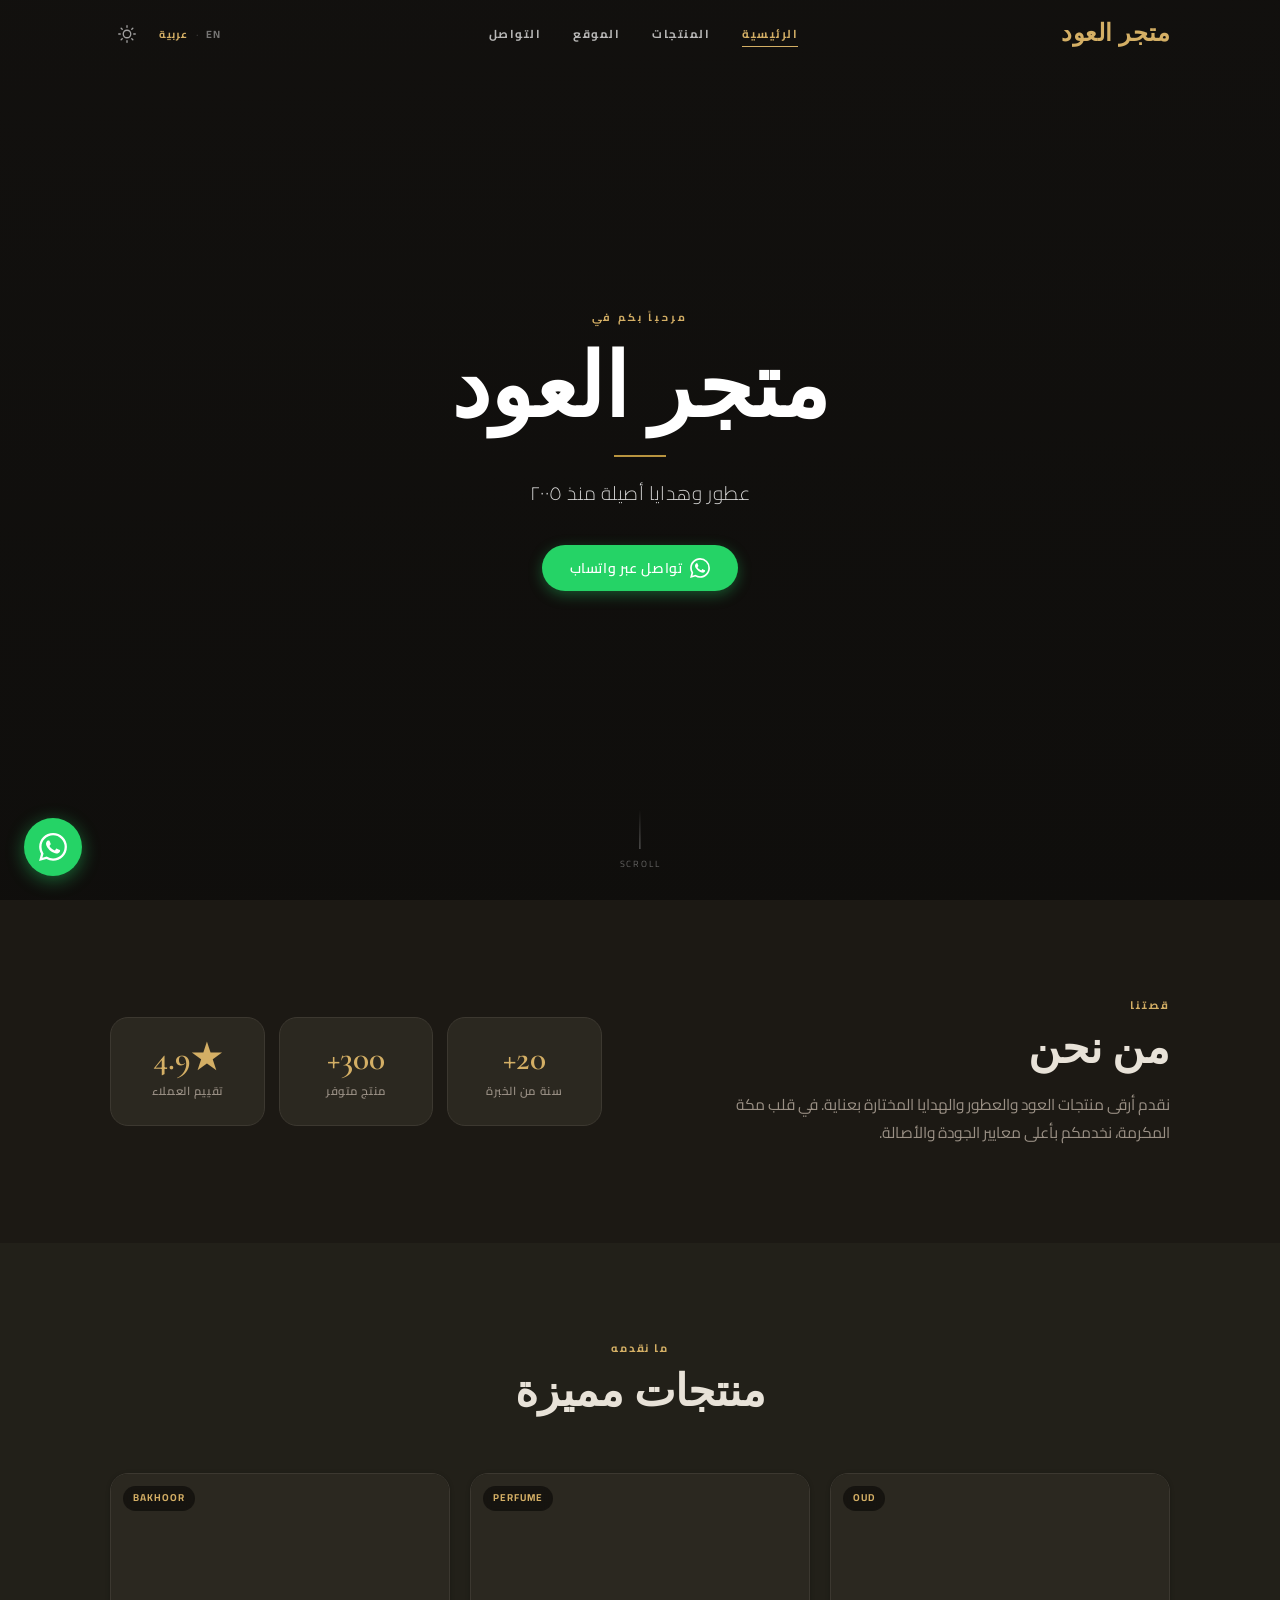
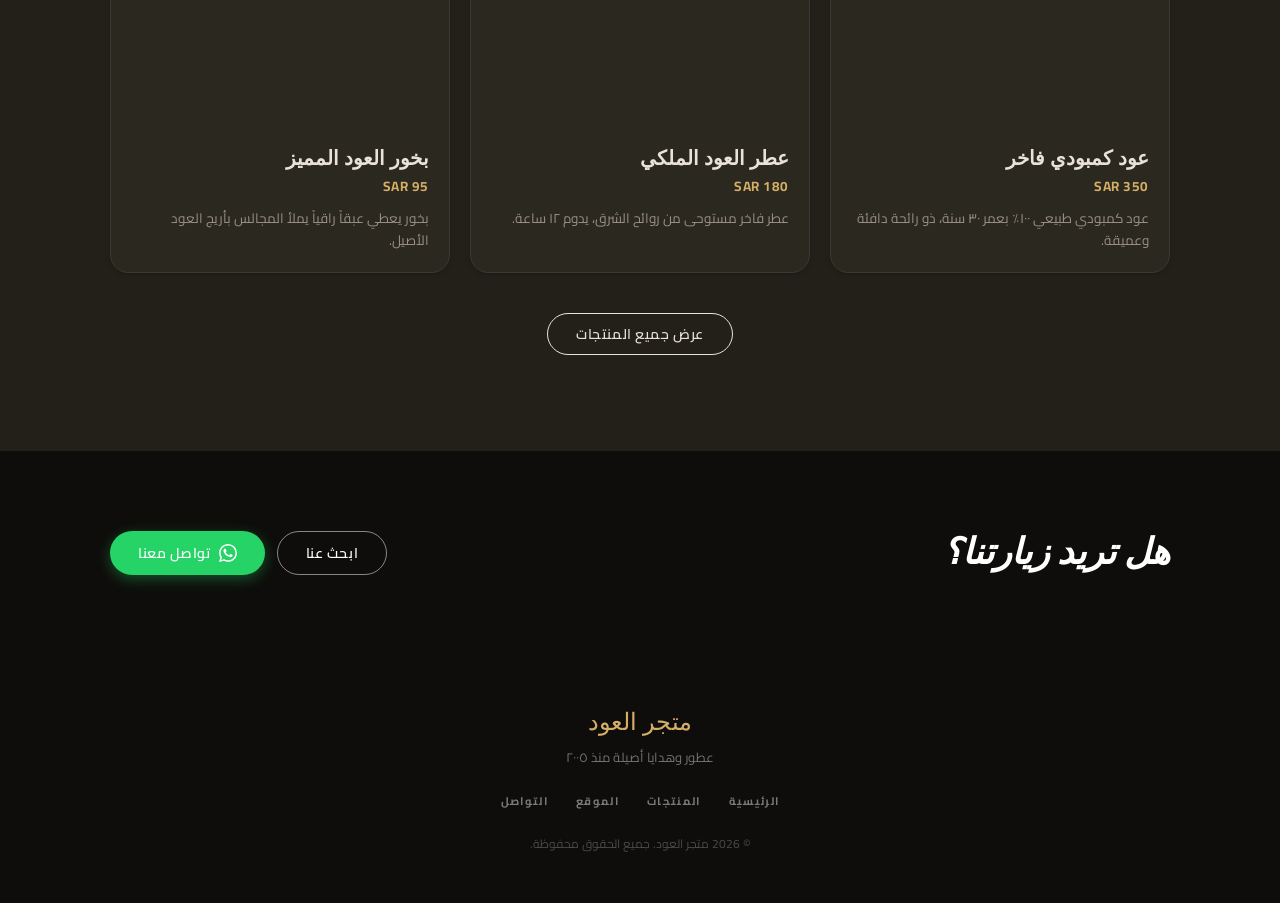
<file: SouqSite/index.html>
<!DOCTYPE html>
<html lang="ar" dir="rtl">
<head>
  <meta charset="UTF-8" />
  <meta name="viewport" content="width=device-width, initial-scale=1.0" />
  <meta name="description" content="" />
  <meta name="theme-color" content="#0e0d0b" />
  <meta property="og:type"        content="website" />
  <meta property="og:title"       content="" />
  <meta property="og:description" content="" />
  <meta property="og:image"       content="" />
  <meta property="og:url"         content="" />
  <meta name="twitter:card"       content="summary_large_image" />
  <!-- Anti-FOUC: apply theme + lang before first paint -->
  <script>!function(){var t=localStorage.getItem('souqsite_theme')||'dark',l=localStorage.getItem('souqsite_language')||'ar';if(t==='light')document.documentElement.setAttribute('data-theme','light');document.documentElement.lang=l;document.documentElement.dir=l==='ar'?'rtl':'ltr';}();</script>
  <link rel="icon" href="data:image/svg+xml,<svg xmlns='http://www.w3.org/2000/svg' viewBox='0 0 100 100'><text y='.9em' font-size='90'>🏪</text></svg>" />
  <link rel="preconnect" href="https://fonts.googleapis.com" />
  <link rel="preconnect" href="https://fonts.gstatic.com" crossorigin />
  <link href="https://fonts.googleapis.com/css2?family=Cormorant+Garamond:ital,wght@0,400;0,600;1,400;1,600&family=Cairo:wght@300;400;600;700&display=swap" rel="stylesheet" />
  <link rel="stylesheet" href="css/style.css" />
  <title>Shop</title>
</head>
<body data-page="home">

  <!-- ── NAVIGATION ── -->
  <header class="nav-header" id="site-header">
    <div class="container nav-inner">
      <a href="index.html" class="nav-logo" id="nav-logo">Shop</a>

      <nav class="nav-links" aria-label="Main navigation">
        <a href="index.html"    class="nav-link" data-t="nav.home">Home</a>
        <a href="products.html" class="nav-link" data-t="nav.products">Products</a>
        <a href="location.html" class="nav-link" data-t="nav.location">Location</a>
        <a href="contact.html"  class="nav-link" data-t="nav.contact">Contact</a>
      </nav>

      <div class="nav-controls">
        <!-- Language toggle — desktop -->
        <div class="lang-toggle" role="group" aria-label="Language / اللغة">
          <button class="lang-btn" data-lang="en" aria-label="Switch to English">EN</button>
          <span class="lang-sep" aria-hidden="true">·</span>
          <button class="lang-btn" data-lang="ar" aria-label="التبديل إلى العربية" lang="ar">عربية</button>
        </div>
        <!-- Theme toggle -->
        <button class="theme-btn" id="theme-btn" aria-label="Toggle light / dark theme">
          <svg class="icon-sun" width="18" height="18" viewBox="0 0 24 24" fill="none" stroke="currentColor" stroke-width="1.8" stroke-linecap="round" stroke-linejoin="round" aria-hidden="true">
            <circle cx="12" cy="12" r="5"/><line x1="12" y1="1" x2="12" y2="3"/><line x1="12" y1="21" x2="12" y2="23"/>
            <line x1="4.22" y1="4.22" x2="5.64" y2="5.64"/><line x1="18.36" y1="18.36" x2="19.78" y2="19.78"/>
            <line x1="1" y1="12" x2="3" y2="12"/><line x1="21" y1="12" x2="23" y2="12"/>
            <line x1="4.22" y1="19.78" x2="5.64" y2="18.36"/><line x1="18.36" y1="5.64" x2="19.78" y2="4.22"/>
          </svg>
          <svg class="icon-moon" width="16" height="16" viewBox="0 0 24 24" fill="none" stroke="currentColor" stroke-width="1.8" stroke-linecap="round" stroke-linejoin="round" aria-hidden="true">
            <path d="M21 12.79A9 9 0 1111.21 3 7 7 0 0021 12.79z"/>
          </svg>
        </button>
        <!-- Hamburger — mobile only -->
        <button class="nav-toggle" id="nav-toggle" aria-label="Open menu" aria-expanded="false">
          <span></span><span></span><span></span>
        </button>
      </div>
    </div>

    <!-- Mobile drawer -->
    <nav class="nav-mobile" id="nav-mobile" aria-label="Mobile navigation">
      <a href="index.html"    class="nav-link" data-t="nav.home">Home</a>
      <a href="products.html" class="nav-link" data-t="nav.products">Products</a>
      <a href="location.html" class="nav-link" data-t="nav.location">Location</a>
      <a href="contact.html"  class="nav-link" data-t="nav.contact">Contact</a>
      <!-- Language toggle — mobile -->
      <div class="mobile-lang" role="group" aria-label="Language / اللغة">
        <button class="lang-btn" data-lang="en">EN</button>
        <span class="lang-sep" aria-hidden="true">·</span>
        <button class="lang-btn" data-lang="ar" lang="ar">عربية</button>
      </div>
    </nav>
  </header>

  <!-- ── HERO ── -->
  <section class="hero" id="hero" aria-labelledby="hero-name">
    <div class="hero-bg" id="hero-bg"></div>
    <div class="hero-overlay" aria-hidden="true"></div>
    <div class="hero-content container">
      <p class="hero-eyebrow" data-t="hero.eyebrow">Welcome to</p>
      <h1 class="hero-name" id="hero-name">Shop Name</h1>
      <div class="hero-divider" aria-hidden="true"></div>
      <p class="hero-tagline" id="hero-tagline">Tagline</p>
      <div class="hero-cta">
        <a href="#" class="btn btn-wa" data-wa-link aria-label="WhatsApp">
          <svg width="20" height="20" viewBox="0 0 24 24" fill="currentColor" aria-hidden="true"><path d="M17.472 14.382c-.297-.149-1.758-.867-2.03-.967-.273-.099-.471-.148-.67.15-.197.297-.767.966-.94 1.164-.173.199-.347.223-.644.075-.297-.15-1.255-.463-2.39-1.475-.883-.788-1.48-1.761-1.653-2.059-.173-.297-.018-.458.13-.606.134-.133.298-.347.446-.52.149-.174.198-.298.298-.497.099-.198.05-.371-.025-.52-.075-.149-.669-1.612-.916-2.207-.242-.579-.487-.5-.669-.51-.173-.008-.371-.01-.57-.01-.198 0-.52.074-.792.372-.272.297-1.04 1.016-1.04 2.479 0 1.462 1.065 2.875 1.213 3.074.149.198 2.096 3.2 5.077 4.487.709.306 1.262.489 1.694.625.712.227 1.36.195 1.871.118.571-.085 1.758-.719 2.006-1.413.248-.694.248-1.289.173-1.413-.074-.124-.272-.198-.57-.347m-5.421 7.403h-.004a9.87 9.87 0 01-5.031-1.378l-.361-.214-3.741.982.998-3.648-.235-.374a9.86 9.86 0 01-1.51-5.26c.001-5.45 4.436-9.884 9.888-9.884 2.64 0 5.122 1.03 6.988 2.898a9.825 9.825 0 012.893 6.994c-.003 5.45-4.437 9.884-9.885 9.884m8.413-18.297A11.815 11.815 0 0012.05 0C5.495 0 .16 5.335.157 11.892c0 2.096.547 4.142 1.588 5.945L.057 24l6.305-1.654a11.882 11.882 0 005.683 1.448h.005c6.554 0 11.89-5.335 11.893-11.893a11.821 11.821 0 00-3.48-8.413z"/></svg>
          <span data-t="hero.cta">Chat on WhatsApp</span>
        </a>
      </div>
    </div>
    <div class="hero-scroll" aria-hidden="true">
      <div class="hero-scroll-line"></div>
      <span>Scroll</span>
    </div>
  </section>

  <!-- ── ABOUT ── -->
  <section class="section" id="about">
    <div class="container about-grid reveal">
      <div class="about-text">
        <span class="label" data-t="about.label">Our Story</span>
        <h2 class="section-title" data-t="about.title">About Us</h2>
        <p class="about-desc" id="about-desc">Loading…</p>
      </div>
      <div class="highlights reveal-grid" id="hl-grid" aria-label="Shop highlights">
        <!-- Rendered by JS from SHOP.highlights -->
      </div>
    </div>
  </section>

  <!-- ── FEATURED PRODUCTS ── -->
  <section class="section bg-alt" id="featured">
    <div class="container">
      <div class="section-head reveal">
        <span class="label" data-t="featured.label">What We Offer</span>
        <h2 class="section-title" data-t="featured.title">Featured Products</h2>
      </div>
      <div class="products-grid reveal-grid" id="featured-grid">
        <!-- Rendered by JS -->
      </div>
      <div class="section-foot reveal">
        <a href="products.html" class="btn btn-outline" data-t="featured.viewAll">View All Products</a>
      </div>
    </div>
  </section>

  <!-- ── CTA STRIP ── -->
  <div class="cta-strip">
    <div class="container cta-inner">
      <h2 class="cta-title" data-t="home.visitTitle">Ready to Visit?</h2>
      <div class="cta-actions">
        <a href="location.html" class="btn btn-outline-light" data-t="home.findBtn">Find Us</a>
        <a href="#" class="btn btn-wa" data-wa-link>
          <svg width="18" height="18" viewBox="0 0 24 24" fill="currentColor" aria-hidden="true"><path d="M17.472 14.382c-.297-.149-1.758-.867-2.03-.967-.273-.099-.471-.148-.67.15-.197.297-.767.966-.94 1.164-.173.199-.347.223-.644.075-.297-.15-1.255-.463-2.39-1.475-.883-.788-1.48-1.761-1.653-2.059-.173-.297-.018-.458.13-.606.134-.133.298-.347.446-.52.149-.174.198-.298.298-.497.099-.198.05-.371-.025-.52-.075-.149-.669-1.612-.916-2.207-.242-.579-.487-.5-.669-.51-.173-.008-.371-.01-.57-.01-.198 0-.52.074-.792.372-.272.297-1.04 1.016-1.04 2.479 0 1.462 1.065 2.875 1.213 3.074.149.198 2.096 3.2 5.077 4.487.709.306 1.262.489 1.694.625.712.227 1.36.195 1.871.118.571-.085 1.758-.719 2.006-1.413.248-.694.248-1.289.173-1.413-.074-.124-.272-.198-.57-.347m-5.421 7.403h-.004a9.87 9.87 0 01-5.031-1.378l-.361-.214-3.741.982.998-3.648-.235-.374a9.86 9.86 0 01-1.51-5.26c.001-5.45 4.436-9.884 9.888-9.884 2.64 0 5.122 1.03 6.988 2.898a9.825 9.825 0 012.893 6.994c-.003 5.45-4.437 9.884-9.885 9.884m8.413-18.297A11.815 11.815 0 0012.05 0C5.495 0 .16 5.335.157 11.892c0 2.096.547 4.142 1.588 5.945L.057 24l6.305-1.654a11.882 11.882 0 005.683 1.448h.005c6.554 0 11.89-5.335 11.893-11.893a11.821 11.821 0 00-3.48-8.413z"/></svg>
          <span data-t="home.contactBtn">Contact Us</span>
        </a>
      </div>
    </div>
  </div>

  <!-- ── FOOTER ── -->
  <footer class="footer">
    <div class="container footer-inner">
      <div class="footer-brand">
        <span class="footer-logo" id="footer-logo">Shop</span>
        <p class="footer-tag" id="footer-tag"></p>
      </div>
      <nav class="footer-nav" aria-label="Footer navigation">
        <a href="index.html"    data-t="nav.home">Home</a>
        <a href="products.html" data-t="nav.products">Products</a>
        <a href="location.html" data-t="nav.location">Location</a>
        <a href="contact.html"  data-t="nav.contact">Contact</a>
      </nav>
      <p class="footer-copy">&copy; <span id="footer-year"></span> <span id="footer-name"></span>. <span data-t="footer.rights">All rights reserved.</span></p>
    </div>
  </footer>

  <!-- ── FLOATING WHATSAPP ── -->
  <a href="#" class="wa-float" data-wa-link aria-label="Chat on WhatsApp">
    <svg width="28" height="28" viewBox="0 0 24 24" fill="currentColor" aria-hidden="true"><path d="M17.472 14.382c-.297-.149-1.758-.867-2.03-.967-.273-.099-.471-.148-.67.15-.197.297-.767.966-.94 1.164-.173.199-.347.223-.644.075-.297-.15-1.255-.463-2.39-1.475-.883-.788-1.48-1.761-1.653-2.059-.173-.297-.018-.458.13-.606.134-.133.298-.347.446-.52.149-.174.198-.298.298-.497.099-.198.05-.371-.025-.52-.075-.149-.669-1.612-.916-2.207-.242-.579-.487-.5-.669-.51-.173-.008-.371-.01-.57-.01-.198 0-.52.074-.792.372-.272.297-1.04 1.016-1.04 2.479 0 1.462 1.065 2.875 1.213 3.074.149.198 2.096 3.2 5.077 4.487.709.306 1.262.489 1.694.625.712.227 1.36.195 1.871.118.571-.085 1.758-.719 2.006-1.413.248-.694.248-1.289.173-1.413-.074-.124-.272-.198-.57-.347m-5.421 7.403h-.004a9.87 9.87 0 01-5.031-1.378l-.361-.214-3.741.982.998-3.648-.235-.374a9.86 9.86 0 01-1.51-5.26c.001-5.45 4.436-9.884 9.888-9.884 2.64 0 5.122 1.03 6.988 2.898a9.825 9.825 0 012.893 6.994c-.003 5.45-4.437 9.884-9.885 9.884m8.413-18.297A11.815 11.815 0 0012.05 0C5.495 0 .16 5.335.157 11.892c0 2.096.547 4.142 1.588 5.945L.057 24l6.305-1.654a11.882 11.882 0 005.683 1.448h.005c6.554 0 11.89-5.335 11.893-11.893a11.821 11.821 0 00-3.48-8.413z"/></svg>
  </a>

  <script src="config/shop.js"></script>
  <script src="config/products.js"></script>
  <script src="config/translations.js"></script>
  <script src="js/app.js"></script>
</body>
</html>
</file>
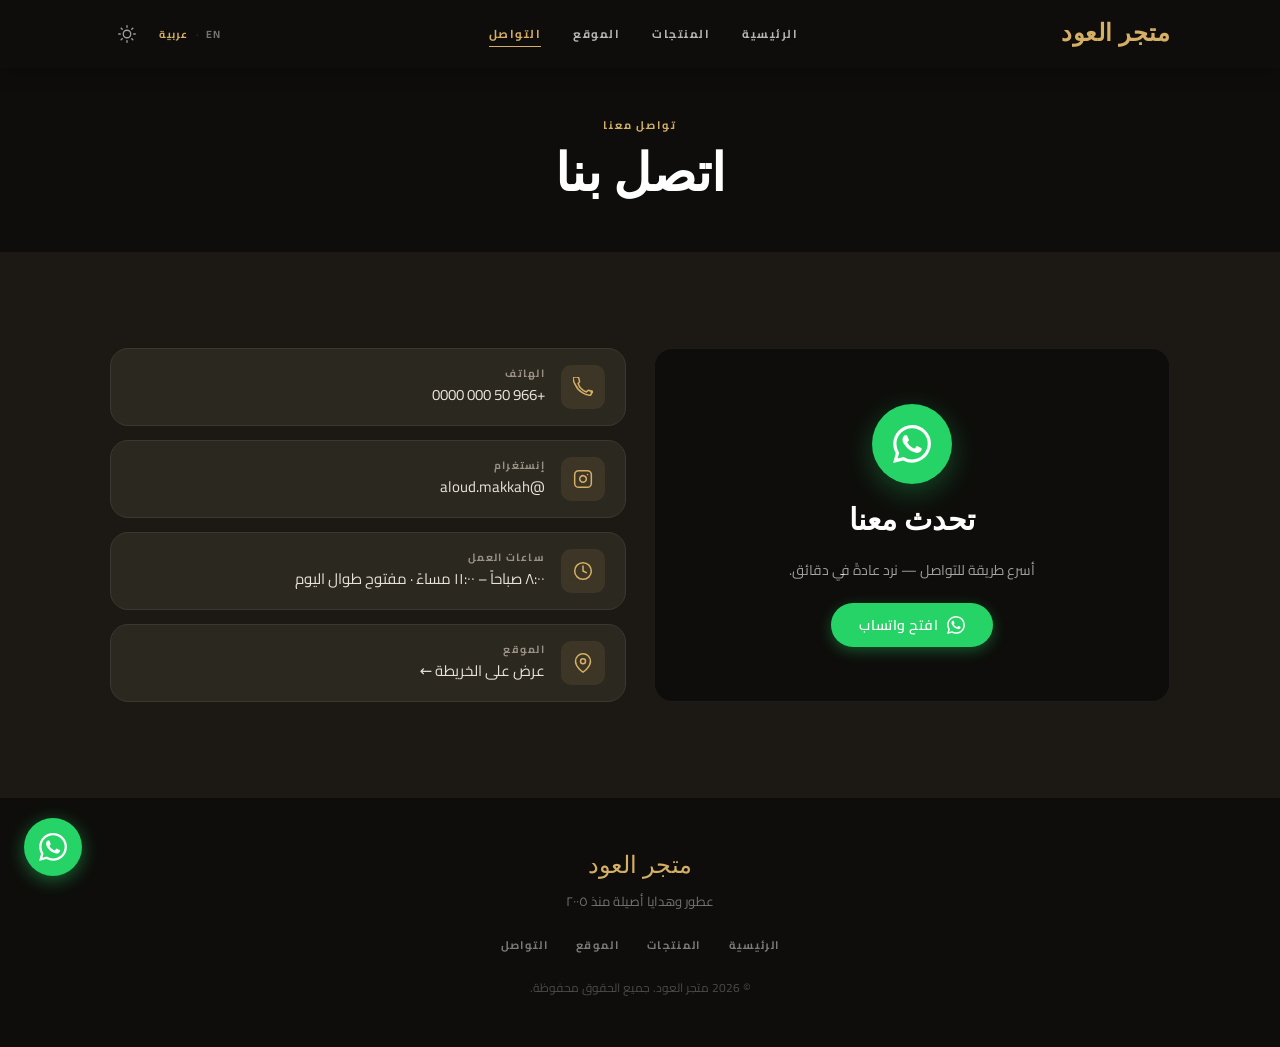
<file: SouqSite/contact.html>
<!DOCTYPE html>
<html lang="ar" dir="rtl">
<head>
  <meta charset="UTF-8" />
  <meta name="viewport" content="width=device-width, initial-scale=1.0" />
  <meta name="description" content="" />
  <meta name="theme-color" content="#0e0d0b" />
  <meta property="og:type"        content="website" />
  <meta property="og:title"       content="" />
  <meta property="og:description" content="" />
  <meta property="og:image"       content="" />
  <meta property="og:url"         content="" />
  <meta name="twitter:card"       content="summary_large_image" />
  <script>!function(){var t=localStorage.getItem('souqsite_theme')||'dark',l=localStorage.getItem('souqsite_language')||'ar';if(t==='light')document.documentElement.setAttribute('data-theme','light');document.documentElement.lang=l;document.documentElement.dir=l==='ar'?'rtl':'ltr';}();</script>
  <link rel="icon" href="data:image/svg+xml,<svg xmlns='http://www.w3.org/2000/svg' viewBox='0 0 100 100'><text y='.9em' font-size='90'>🏪</text></svg>" />
  <link rel="preconnect" href="https://fonts.googleapis.com" />
  <link rel="preconnect" href="https://fonts.gstatic.com" crossorigin />
  <link href="https://fonts.googleapis.com/css2?family=Cormorant+Garamond:ital,wght@0,400;0,600;1,400;1,600&family=Cairo:wght@300;400;600;700&display=swap" rel="stylesheet" />
  <link rel="stylesheet" href="css/style.css" />
  <title>Contact</title>
</head>
<body data-page="contact">

  <!-- ── NAVIGATION ── -->
  <header class="nav-header" id="site-header">
    <div class="container nav-inner">
      <a href="index.html" class="nav-logo" id="nav-logo">Shop</a>

      <nav class="nav-links" aria-label="Main navigation">
        <a href="index.html"    class="nav-link" data-t="nav.home">Home</a>
        <a href="products.html" class="nav-link" data-t="nav.products">Products</a>
        <a href="location.html" class="nav-link" data-t="nav.location">Location</a>
        <a href="contact.html"  class="nav-link" data-t="nav.contact">Contact</a>
      </nav>

      <div class="nav-controls">
        <div class="lang-toggle" role="group" aria-label="Language / اللغة">
          <button class="lang-btn" data-lang="en" aria-label="Switch to English">EN</button>
          <span class="lang-sep" aria-hidden="true">·</span>
          <button class="lang-btn" data-lang="ar" aria-label="التبديل إلى العربية" lang="ar">عربية</button>
        </div>
        <button class="theme-btn" id="theme-btn" aria-label="Toggle light / dark theme">
          <svg class="icon-sun" width="18" height="18" viewBox="0 0 24 24" fill="none" stroke="currentColor" stroke-width="1.8" stroke-linecap="round" stroke-linejoin="round" aria-hidden="true">
            <circle cx="12" cy="12" r="5"/><line x1="12" y1="1" x2="12" y2="3"/><line x1="12" y1="21" x2="12" y2="23"/>
            <line x1="4.22" y1="4.22" x2="5.64" y2="5.64"/><line x1="18.36" y1="18.36" x2="19.78" y2="19.78"/>
            <line x1="1" y1="12" x2="3" y2="12"/><line x1="21" y1="12" x2="23" y2="12"/>
            <line x1="4.22" y1="19.78" x2="5.64" y2="18.36"/><line x1="18.36" y1="5.64" x2="19.78" y2="4.22"/>
          </svg>
          <svg class="icon-moon" width="16" height="16" viewBox="0 0 24 24" fill="none" stroke="currentColor" stroke-width="1.8" stroke-linecap="round" stroke-linejoin="round" aria-hidden="true">
            <path d="M21 12.79A9 9 0 1111.21 3 7 7 0 0021 12.79z"/>
          </svg>
        </button>
        <button class="nav-toggle" id="nav-toggle" aria-label="Open menu" aria-expanded="false">
          <span></span><span></span><span></span>
        </button>
      </div>
    </div>

    <nav class="nav-mobile" id="nav-mobile" aria-label="Mobile navigation">
      <a href="index.html"    class="nav-link" data-t="nav.home">Home</a>
      <a href="products.html" class="nav-link" data-t="nav.products">Products</a>
      <a href="location.html" class="nav-link" data-t="nav.location">Location</a>
      <a href="contact.html"  class="nav-link" data-t="nav.contact">Contact</a>
      <div class="mobile-lang" role="group" aria-label="Language / اللغة">
        <button class="lang-btn" data-lang="en">EN</button>
        <span class="lang-sep" aria-hidden="true">·</span>
        <button class="lang-btn" data-lang="ar" lang="ar">عربية</button>
      </div>
    </nav>
  </header>

  <!-- ── PAGE HERO ── -->
  <div class="page-hero">
    <div class="container">
      <p class="label" data-t="contact.label">Get in Touch</p>
      <h1 data-t="contact.title">Contact Us</h1>
    </div>
  </div>

  <!-- ── CONTACT ── -->
  <section class="section">
    <div class="container">
      <div class="contact-grid reveal">

        <!-- WhatsApp Block -->
        <div class="wa-block">
          <div class="wa-icon-circle">
            <svg width="38" height="38" viewBox="0 0 24 24" fill="white" aria-hidden="true">
              <path d="M17.472 14.382c-.297-.149-1.758-.867-2.03-.967-.273-.099-.471-.148-.67.15-.197.297-.767.966-.94 1.164-.173.199-.347.223-.644.075-.297-.15-1.255-.463-2.39-1.475-.883-.788-1.48-1.761-1.653-2.059-.173-.297-.018-.458.13-.606.134-.133.298-.347.446-.52.149-.174.198-.298.298-.497.099-.198.05-.371-.025-.52-.075-.149-.669-1.612-.916-2.207-.242-.579-.487-.5-.669-.51-.173-.008-.371-.01-.57-.01-.198 0-.52.074-.792.372-.272.297-1.04 1.016-1.04 2.479 0 1.462 1.065 2.875 1.213 3.074.149.198 2.096 3.2 5.077 4.487.709.306 1.262.489 1.694.625.712.227 1.36.195 1.871.118.571-.085 1.758-.719 2.006-1.413.248-.694.248-1.289.173-1.413-.074-.124-.272-.198-.57-.347m-5.421 7.403h-.004a9.87 9.87 0 01-5.031-1.378l-.361-.214-3.741.982.998-3.648-.235-.374a9.86 9.86 0 01-1.51-5.26c.001-5.45 4.436-9.884 9.888-9.884 2.64 0 5.122 1.03 6.988 2.898a9.825 9.825 0 012.893 6.994c-.003 5.45-4.437 9.884-9.885 9.884m8.413-18.297A11.815 11.815 0 0012.05 0C5.495 0 .16 5.335.157 11.892c0 2.096.547 4.142 1.588 5.945L.057 24l6.305-1.654a11.882 11.882 0 005.683 1.448h.005c6.554 0 11.89-5.335 11.893-11.893a11.821 11.821 0 00-3.48-8.413z"/>
            </svg>
          </div>
          <h3 data-t="contact.waTitle">Chat with Us</h3>
          <p data-t="contact.waDesc">The fastest way to reach us — we usually reply within minutes.</p>
          <a href="#" class="btn btn-wa" data-wa-link>
            <svg width="18" height="18" viewBox="0 0 24 24" fill="currentColor" aria-hidden="true"><path d="M17.472 14.382c-.297-.149-1.758-.867-2.03-.967-.273-.099-.471-.148-.67.15-.197.297-.767.966-.94 1.164-.173.199-.347.223-.644.075-.297-.15-1.255-.463-2.39-1.475-.883-.788-1.48-1.761-1.653-2.059-.173-.297-.018-.458.13-.606.134-.133.298-.347.446-.52.149-.174.198-.298.298-.497.099-.198.05-.371-.025-.52-.075-.149-.669-1.612-.916-2.207-.242-.579-.487-.5-.669-.51-.173-.008-.371-.01-.57-.01-.198 0-.52.074-.792.372-.272.297-1.04 1.016-1.04 2.479 0 1.462 1.065 2.875 1.213 3.074.149.198 2.096 3.2 5.077 4.487.709.306 1.262.489 1.694.625.712.227 1.36.195 1.871.118.571-.085 1.758-.719 2.006-1.413.248-.694.248-1.289.173-1.413-.074-.124-.272-.198-.57-.347m-5.421 7.403h-.004a9.87 9.87 0 01-5.031-1.378l-.361-.214-3.741.982.998-3.648-.235-.374a9.86 9.86 0 01-1.51-5.26c.001-5.45 4.436-9.884 9.888-9.884 2.64 0 5.122 1.03 6.988 2.898a9.825 9.825 0 012.893 6.994c-.003 5.45-4.437 9.884-9.885 9.884m8.413-18.297A11.815 11.815 0 0012.05 0C5.495 0 .16 5.335.157 11.892c0 2.096.547 4.142 1.588 5.945L.057 24l6.305-1.654a11.882 11.882 0 005.683 1.448h.005c6.554 0 11.89-5.335 11.893-11.893a11.821 11.821 0 00-3.48-8.413z"/></svg>
            <span data-t="contact.waBtn">Open WhatsApp</span>
          </a>
        </div>

        <!-- Info List -->
        <div class="contact-info-list">

          <a href="#" class="contact-item" id="contact-phone">
            <div class="contact-item-icon" aria-hidden="true">
              <svg width="20" height="20" viewBox="0 0 24 24" fill="none" stroke="currentColor" stroke-width="1.8" stroke-linecap="round" stroke-linejoin="round">
                <path d="M22 16.92v3a2 2 0 01-2.18 2 19.79 19.79 0 01-8.63-3.07A19.5 19.5 0 013.07 9.81 19.79 19.79 0 01.06 1.18 2 2 0 012 0h3a2 2 0 012 1.72 12.84 12.84 0 00.7 2.81 2 2 0 01-.45 2.11L6.09 7.91A16 16 0 0016.09 17.91l1.27-1.27a2 2 0 012.11-.45 12.84 12.84 0 002.81.7A2 2 0 0124 18.92z"/>
              </svg>
            </div>
            <div>
              <h4 data-t="contact.phoneLbl">Phone</h4>
              <p>—</p>
            </div>
          </a>

          <a href="#" class="contact-item" id="contact-insta" target="_blank" rel="noopener noreferrer">
            <div class="contact-item-icon" aria-hidden="true">
              <svg width="20" height="20" viewBox="0 0 24 24" fill="none" stroke="currentColor" stroke-width="1.8" stroke-linecap="round" stroke-linejoin="round">
                <rect x="2" y="2" width="20" height="20" rx="5" ry="5"/>
                <path d="M16 11.37A4 4 0 1112.63 8 4 4 0 0116 11.37z"/>
                <line x1="17.5" y1="6.5" x2="17.51" y2="6.5"/>
              </svg>
            </div>
            <div>
              <h4 data-t="contact.instaLbl">Instagram</h4>
              <p>—</p>
            </div>
          </a>

          <a href="#" class="contact-item" id="contact-email">
            <div class="contact-item-icon" aria-hidden="true">
              <svg width="20" height="20" viewBox="0 0 24 24" fill="none" stroke="currentColor" stroke-width="1.8" stroke-linecap="round" stroke-linejoin="round">
                <path d="M4 4h16c1.1 0 2 .9 2 2v12c0 1.1-.9 2-2 2H4c-1.1 0-2-.9-2-2V6c0-1.1.9-2 2-2z"/>
                <polyline points="22,6 12,13 2,6"/>
              </svg>
            </div>
            <div>
              <h4 data-t="contact.emailLbl">Email</h4>
              <p>—</p>
            </div>
          </a>

          <div class="contact-item" style="cursor:default" role="group" aria-label="Opening hours">
            <div class="contact-item-icon" aria-hidden="true">
              <svg width="20" height="20" viewBox="0 0 24 24" fill="none" stroke="currentColor" stroke-width="1.8" stroke-linecap="round" stroke-linejoin="round">
                <circle cx="12" cy="12" r="10"/><polyline points="12 6 12 12 16 14"/>
              </svg>
            </div>
            <div>
              <h4 data-t="contact.hoursLbl">Opening Hours</h4>
              <p id="contact-hours">—</p>
            </div>
          </div>

          <a href="location.html" class="contact-item">
            <div class="contact-item-icon" aria-hidden="true">
              <svg width="20" height="20" viewBox="0 0 24 24" fill="none" stroke="currentColor" stroke-width="1.8" stroke-linecap="round" stroke-linejoin="round">
                <path d="M21 10c0 7-9 13-9 13s-9-6-9-13a9 9 0 0118 0z"/><circle cx="12" cy="10" r="3"/>
              </svg>
            </div>
            <div>
              <h4 data-t="nav.location">Location</h4>
              <p data-t="contact.mapLink">View on map →</p>
            </div>
          </a>

        </div>
      </div>
    </div>
  </section>

  <!-- ── FOOTER ── -->
  <footer class="footer">
    <div class="container footer-inner">
      <div class="footer-brand">
        <span class="footer-logo" id="footer-logo">Shop</span>
        <p class="footer-tag" id="footer-tag"></p>
      </div>
      <nav class="footer-nav" aria-label="Footer navigation">
        <a href="index.html"    data-t="nav.home">Home</a>
        <a href="products.html" data-t="nav.products">Products</a>
        <a href="location.html" data-t="nav.location">Location</a>
        <a href="contact.html"  data-t="nav.contact">Contact</a>
      </nav>
      <p class="footer-copy">&copy; <span id="footer-year"></span> <span id="footer-name"></span>. <span data-t="footer.rights">All rights reserved.</span></p>
    </div>
  </footer>

  <!-- ── FLOATING WHATSAPP ── -->
  <a href="#" class="wa-float" data-wa-link aria-label="Chat on WhatsApp">
    <svg width="28" height="28" viewBox="0 0 24 24" fill="currentColor" aria-hidden="true"><path d="M17.472 14.382c-.297-.149-1.758-.867-2.03-.967-.273-.099-.471-.148-.67.15-.197.297-.767.966-.94 1.164-.173.199-.347.223-.644.075-.297-.15-1.255-.463-2.39-1.475-.883-.788-1.48-1.761-1.653-2.059-.173-.297-.018-.458.13-.606.134-.133.298-.347.446-.52.149-.174.198-.298.298-.497.099-.198.05-.371-.025-.52-.075-.149-.669-1.612-.916-2.207-.242-.579-.487-.5-.669-.51-.173-.008-.371-.01-.57-.01-.198 0-.52.074-.792.372-.272.297-1.04 1.016-1.04 2.479 0 1.462 1.065 2.875 1.213 3.074.149.198 2.096 3.2 5.077 4.487.709.306 1.262.489 1.694.625.712.227 1.36.195 1.871.118.571-.085 1.758-.719 2.006-1.413.248-.694.248-1.289.173-1.413-.074-.124-.272-.198-.57-.347m-5.421 7.403h-.004a9.87 9.87 0 01-5.031-1.378l-.361-.214-3.741.982.998-3.648-.235-.374a9.86 9.86 0 01-1.51-5.26c.001-5.45 4.436-9.884 9.888-9.884 2.64 0 5.122 1.03 6.988 2.898a9.825 9.825 0 012.893 6.994c-.003 5.45-4.437 9.884-9.885 9.884m8.413-18.297A11.815 11.815 0 0012.05 0C5.495 0 .16 5.335.157 11.892c0 2.096.547 4.142 1.588 5.945L.057 24l6.305-1.654a11.882 11.882 0 005.683 1.448h.005c6.554 0 11.89-5.335 11.893-11.893a11.821 11.821 0 00-3.48-8.413z"/></svg>
  </a>

  <script src="config/shop.js"></script>
  <script src="config/products.js"></script>
  <script src="config/translations.js"></script>
  <script src="js/app.js"></script>
</body>
</html>
</file>
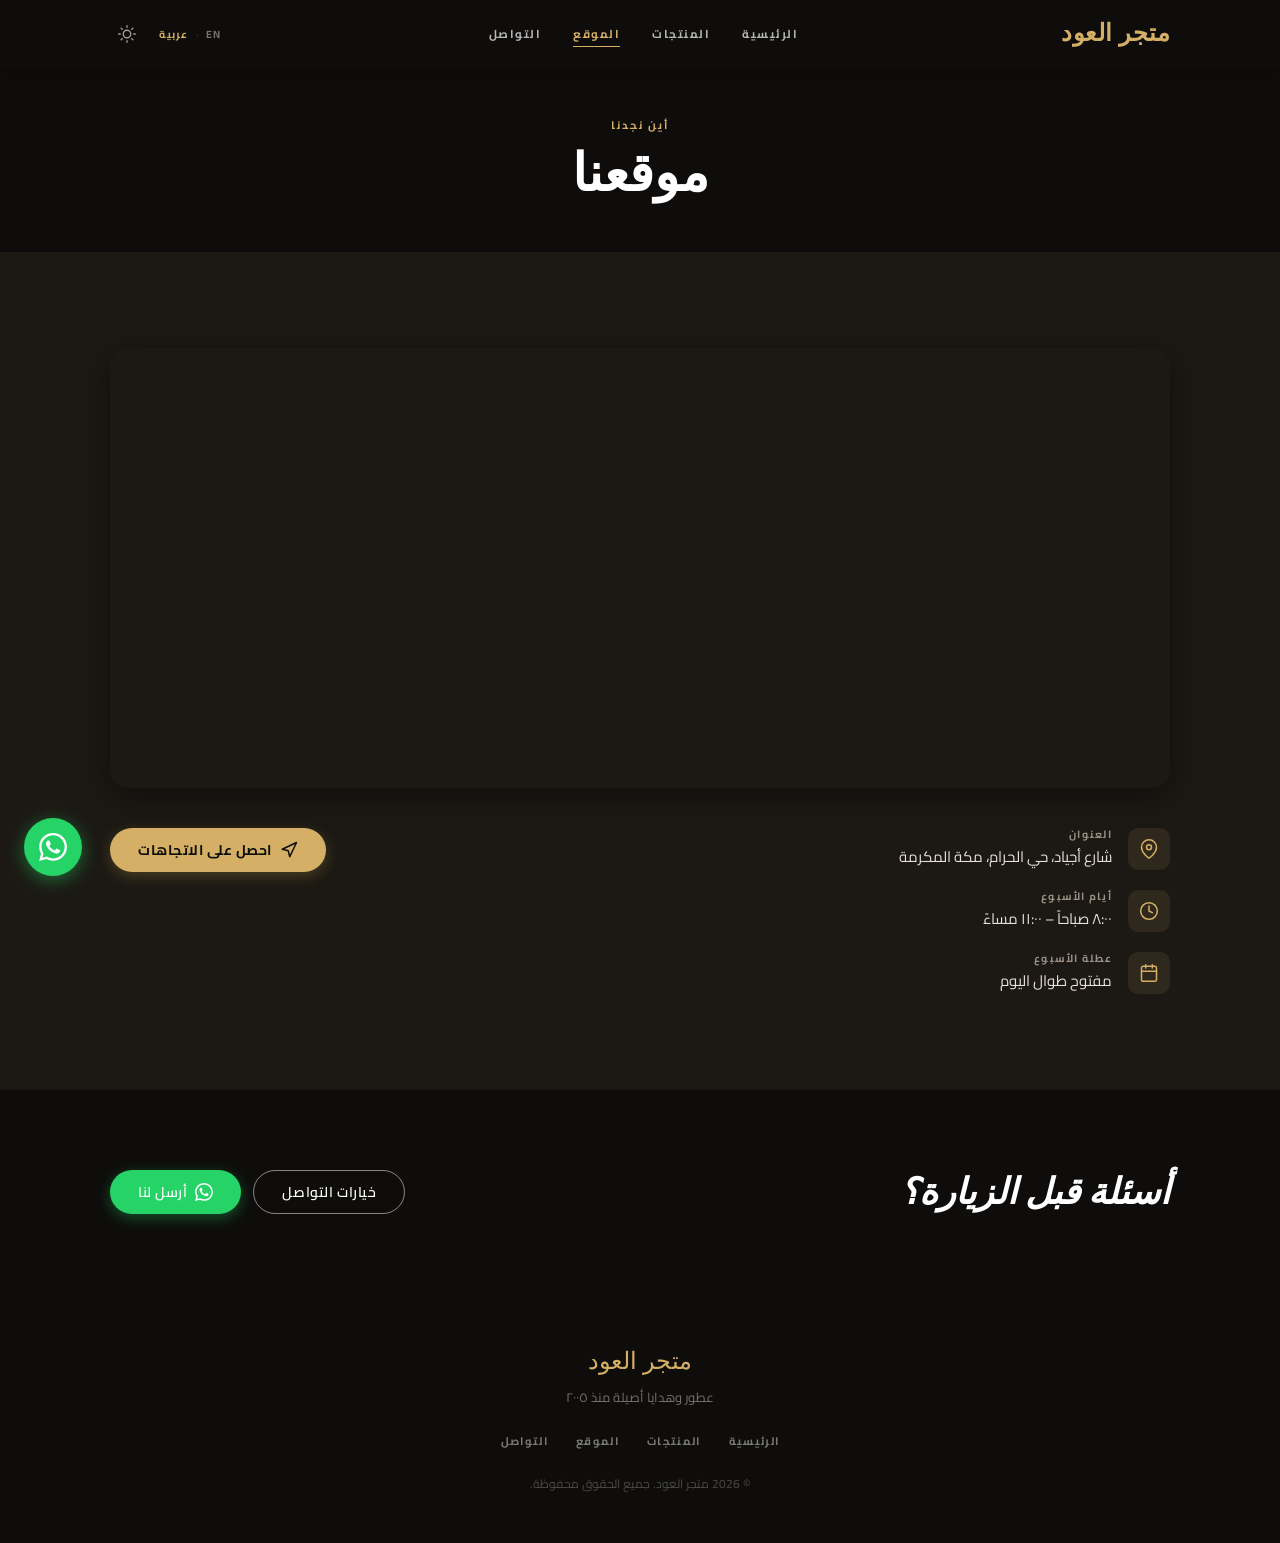
<file: SouqSite/location.html>
<!DOCTYPE html>
<html lang="ar" dir="rtl">
<head>
  <meta charset="UTF-8" />
  <meta name="viewport" content="width=device-width, initial-scale=1.0" />
  <meta name="description" content="" />
  <meta name="theme-color" content="#0e0d0b" />
  <meta property="og:type"        content="website" />
  <meta property="og:title"       content="" />
  <meta property="og:description" content="" />
  <meta property="og:image"       content="" />
  <meta property="og:url"         content="" />
  <meta name="twitter:card"       content="summary_large_image" />
  <script>!function(){var t=localStorage.getItem('souqsite_theme')||'dark',l=localStorage.getItem('souqsite_language')||'ar';if(t==='light')document.documentElement.setAttribute('data-theme','light');document.documentElement.lang=l;document.documentElement.dir=l==='ar'?'rtl':'ltr';}();</script>
  <link rel="icon" href="data:image/svg+xml,<svg xmlns='http://www.w3.org/2000/svg' viewBox='0 0 100 100'><text y='.9em' font-size='90'>🏪</text></svg>" />
  <link rel="preconnect" href="https://fonts.googleapis.com" />
  <link rel="preconnect" href="https://fonts.gstatic.com" crossorigin />
  <link href="https://fonts.googleapis.com/css2?family=Cormorant+Garamond:ital,wght@0,400;0,600;1,400;1,600&family=Cairo:wght@300;400;600;700&display=swap" rel="stylesheet" />
  <link rel="stylesheet" href="css/style.css" />
  <title>Location</title>
</head>
<body data-page="location">

  <!-- ── NAVIGATION ── -->
  <header class="nav-header" id="site-header">
    <div class="container nav-inner">
      <a href="index.html" class="nav-logo" id="nav-logo">Shop</a>

      <nav class="nav-links" aria-label="Main navigation">
        <a href="index.html"    class="nav-link" data-t="nav.home">Home</a>
        <a href="products.html" class="nav-link" data-t="nav.products">Products</a>
        <a href="location.html" class="nav-link" data-t="nav.location">Location</a>
        <a href="contact.html"  class="nav-link" data-t="nav.contact">Contact</a>
      </nav>

      <div class="nav-controls">
        <div class="lang-toggle" role="group" aria-label="Language / اللغة">
          <button class="lang-btn" data-lang="en" aria-label="Switch to English">EN</button>
          <span class="lang-sep" aria-hidden="true">·</span>
          <button class="lang-btn" data-lang="ar" aria-label="التبديل إلى العربية" lang="ar">عربية</button>
        </div>
        <button class="theme-btn" id="theme-btn" aria-label="Toggle light / dark theme">
          <svg class="icon-sun" width="18" height="18" viewBox="0 0 24 24" fill="none" stroke="currentColor" stroke-width="1.8" stroke-linecap="round" stroke-linejoin="round" aria-hidden="true">
            <circle cx="12" cy="12" r="5"/><line x1="12" y1="1" x2="12" y2="3"/><line x1="12" y1="21" x2="12" y2="23"/>
            <line x1="4.22" y1="4.22" x2="5.64" y2="5.64"/><line x1="18.36" y1="18.36" x2="19.78" y2="19.78"/>
            <line x1="1" y1="12" x2="3" y2="12"/><line x1="21" y1="12" x2="23" y2="12"/>
            <line x1="4.22" y1="19.78" x2="5.64" y2="18.36"/><line x1="18.36" y1="5.64" x2="19.78" y2="4.22"/>
          </svg>
          <svg class="icon-moon" width="16" height="16" viewBox="0 0 24 24" fill="none" stroke="currentColor" stroke-width="1.8" stroke-linecap="round" stroke-linejoin="round" aria-hidden="true">
            <path d="M21 12.79A9 9 0 1111.21 3 7 7 0 0021 12.79z"/>
          </svg>
        </button>
        <button class="nav-toggle" id="nav-toggle" aria-label="Open menu" aria-expanded="false">
          <span></span><span></span><span></span>
        </button>
      </div>
    </div>

    <nav class="nav-mobile" id="nav-mobile" aria-label="Mobile navigation">
      <a href="index.html"    class="nav-link" data-t="nav.home">Home</a>
      <a href="products.html" class="nav-link" data-t="nav.products">Products</a>
      <a href="location.html" class="nav-link" data-t="nav.location">Location</a>
      <a href="contact.html"  class="nav-link" data-t="nav.contact">Contact</a>
      <div class="mobile-lang" role="group" aria-label="Language / اللغة">
        <button class="lang-btn" data-lang="en">EN</button>
        <span class="lang-sep" aria-hidden="true">·</span>
        <button class="lang-btn" data-lang="ar" lang="ar">عربية</button>
      </div>
    </nav>
  </header>

  <!-- ── PAGE HERO ── -->
  <div class="page-hero">
    <div class="container">
      <p class="label" data-t="location.label">Where to Find Us</p>
      <h1 data-t="location.title">Our Location</h1>
    </div>
  </div>

  <!-- ── MAP + DETAILS ── -->
  <section class="section">
    <div class="container">

      <div class="map-frame-wrap reveal">
        <iframe
          id="map-frame"
          src=""
          allowfullscreen
          loading="lazy"
          referrerpolicy="no-referrer-when-downgrade"
          title="Shop location map"
        ></iframe>
      </div>

      <div class="location-details reveal">
        <div class="location-rows">

          <div class="location-row">
            <div class="loc-icon" aria-hidden="true">
              <svg width="20" height="20" viewBox="0 0 24 24" fill="none" stroke="currentColor" stroke-width="1.8" stroke-linecap="round" stroke-linejoin="round">
                <path d="M21 10c0 7-9 13-9 13s-9-6-9-13a9 9 0 0118 0z"/><circle cx="12" cy="10" r="3"/>
              </svg>
            </div>
            <div class="loc-info">
              <h4 data-t="location.addressLbl">Address</h4>
              <p id="loc-address">—</p>
            </div>
          </div>

          <div class="location-row">
            <div class="loc-icon" aria-hidden="true">
              <svg width="20" height="20" viewBox="0 0 24 24" fill="none" stroke="currentColor" stroke-width="1.8" stroke-linecap="round" stroke-linejoin="round">
                <circle cx="12" cy="12" r="10"/><polyline points="12 6 12 12 16 14"/>
              </svg>
            </div>
            <div class="loc-info">
              <h4 data-t="location.weekdaysLbl">Weekdays</h4>
              <p id="loc-weekdays">—</p>
            </div>
          </div>

          <div class="location-row">
            <div class="loc-icon" aria-hidden="true">
              <svg width="20" height="20" viewBox="0 0 24 24" fill="none" stroke="currentColor" stroke-width="1.8" stroke-linecap="round" stroke-linejoin="round">
                <rect x="3" y="4" width="18" height="18" rx="2" ry="2"/>
                <line x1="16" y1="2" x2="16" y2="6"/><line x1="8" y1="2" x2="8" y2="6"/><line x1="3" y1="10" x2="21" y2="10"/>
              </svg>
            </div>
            <div class="loc-info">
              <h4 data-t="location.weekendsLbl">Weekends</h4>
              <p id="loc-weekends">—</p>
            </div>
          </div>

        </div>

        <div>
          <a href="#" class="btn btn-gold" id="directions-btn" target="_blank" rel="noopener noreferrer">
            <svg width="18" height="18" viewBox="0 0 24 24" fill="none" stroke="currentColor" stroke-width="2" stroke-linecap="round" stroke-linejoin="round" aria-hidden="true">
              <polygon points="3 11 22 2 13 21 11 13 3 11"/>
            </svg>
            <span data-t="location.directions">Get Directions</span>
          </a>
        </div>
      </div>

    </div>
  </section>

  <!-- ── CTA STRIP ── -->
  <div class="cta-strip">
    <div class="container cta-inner">
      <h2 class="cta-title" data-t="location.cta">Questions before you visit?</h2>
      <div class="cta-actions">
        <a href="contact.html" class="btn btn-outline-light" data-t="location.optionsBtn">All Contact Options</a>
        <a href="#" class="btn btn-wa" data-wa-link>
          <svg width="18" height="18" viewBox="0 0 24 24" fill="currentColor" aria-hidden="true"><path d="M17.472 14.382c-.297-.149-1.758-.867-2.03-.967-.273-.099-.471-.148-.67.15-.197.297-.767.966-.94 1.164-.173.199-.347.223-.644.075-.297-.15-1.255-.463-2.39-1.475-.883-.788-1.48-1.761-1.653-2.059-.173-.297-.018-.458.13-.606.134-.133.298-.347.446-.52.149-.174.198-.298.298-.497.099-.198.05-.371-.025-.52-.075-.149-.669-1.612-.916-2.207-.242-.579-.487-.5-.669-.51-.173-.008-.371-.01-.57-.01-.198 0-.52.074-.792.372-.272.297-1.04 1.016-1.04 2.479 0 1.462 1.065 2.875 1.213 3.074.149.198 2.096 3.2 5.077 4.487.709.306 1.262.489 1.694.625.712.227 1.36.195 1.871.118.571-.085 1.758-.719 2.006-1.413.248-.694.248-1.289.173-1.413-.074-.124-.272-.198-.57-.347m-5.421 7.403h-.004a9.87 9.87 0 01-5.031-1.378l-.361-.214-3.741.982.998-3.648-.235-.374a9.86 9.86 0 01-1.51-5.26c.001-5.45 4.436-9.884 9.888-9.884 2.64 0 5.122 1.03 6.988 2.898a9.825 9.825 0 012.893 6.994c-.003 5.45-4.437 9.884-9.885 9.884m8.413-18.297A11.815 11.815 0 0012.05 0C5.495 0 .16 5.335.157 11.892c0 2.096.547 4.142 1.588 5.945L.057 24l6.305-1.654a11.882 11.882 0 005.683 1.448h.005c6.554 0 11.89-5.335 11.893-11.893a11.821 11.821 0 00-3.48-8.413z"/></svg>
          <span data-t="location.messageBtn">Message Us</span>
        </a>
      </div>
    </div>
  </div>

  <!-- ── FOOTER ── -->
  <footer class="footer">
    <div class="container footer-inner">
      <div class="footer-brand">
        <span class="footer-logo" id="footer-logo">Shop</span>
        <p class="footer-tag" id="footer-tag"></p>
      </div>
      <nav class="footer-nav" aria-label="Footer navigation">
        <a href="index.html"    data-t="nav.home">Home</a>
        <a href="products.html" data-t="nav.products">Products</a>
        <a href="location.html" data-t="nav.location">Location</a>
        <a href="contact.html"  data-t="nav.contact">Contact</a>
      </nav>
      <p class="footer-copy">&copy; <span id="footer-year"></span> <span id="footer-name"></span>. <span data-t="footer.rights">All rights reserved.</span></p>
    </div>
  </footer>

  <!-- ── FLOATING WHATSAPP ── -->
  <a href="#" class="wa-float" data-wa-link aria-label="Chat on WhatsApp">
    <svg width="28" height="28" viewBox="0 0 24 24" fill="currentColor" aria-hidden="true"><path d="M17.472 14.382c-.297-.149-1.758-.867-2.03-.967-.273-.099-.471-.148-.67.15-.197.297-.767.966-.94 1.164-.173.199-.347.223-.644.075-.297-.15-1.255-.463-2.39-1.475-.883-.788-1.48-1.761-1.653-2.059-.173-.297-.018-.458.13-.606.134-.133.298-.347.446-.52.149-.174.198-.298.298-.497.099-.198.05-.371-.025-.52-.075-.149-.669-1.612-.916-2.207-.242-.579-.487-.5-.669-.51-.173-.008-.371-.01-.57-.01-.198 0-.52.074-.792.372-.272.297-1.04 1.016-1.04 2.479 0 1.462 1.065 2.875 1.213 3.074.149.198 2.096 3.2 5.077 4.487.709.306 1.262.489 1.694.625.712.227 1.36.195 1.871.118.571-.085 1.758-.719 2.006-1.413.248-.694.248-1.289.173-1.413-.074-.124-.272-.198-.57-.347m-5.421 7.403h-.004a9.87 9.87 0 01-5.031-1.378l-.361-.214-3.741.982.998-3.648-.235-.374a9.86 9.86 0 01-1.51-5.26c.001-5.45 4.436-9.884 9.888-9.884 2.64 0 5.122 1.03 6.988 2.898a9.825 9.825 0 012.893 6.994c-.003 5.45-4.437 9.884-9.885 9.884m8.413-18.297A11.815 11.815 0 0012.05 0C5.495 0 .16 5.335.157 11.892c0 2.096.547 4.142 1.588 5.945L.057 24l6.305-1.654a11.882 11.882 0 005.683 1.448h.005c6.554 0 11.89-5.335 11.893-11.893a11.821 11.821 0 00-3.48-8.413z"/></svg>
  </a>

  <script src="config/shop.js"></script>
  <script src="config/products.js"></script>
  <script src="config/translations.js"></script>
  <script src="js/app.js"></script>
</body>
</html>
</file>
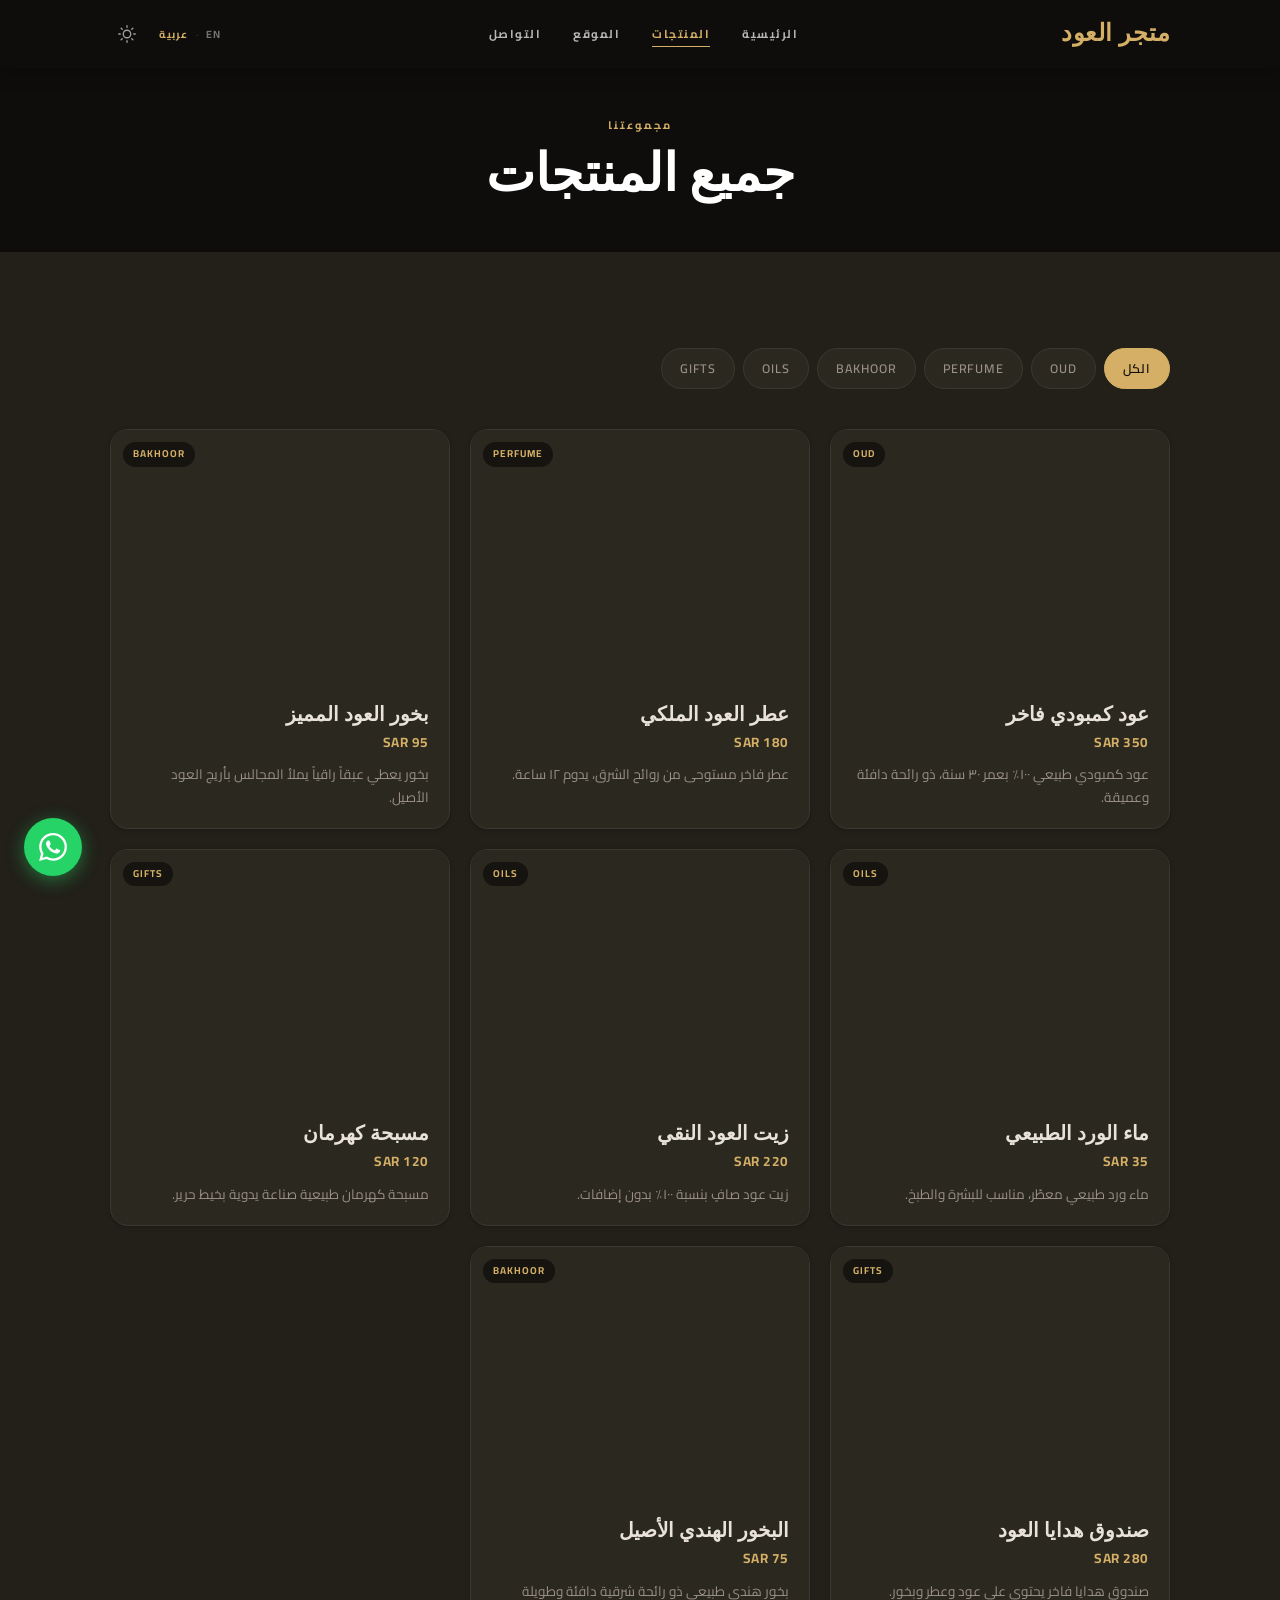
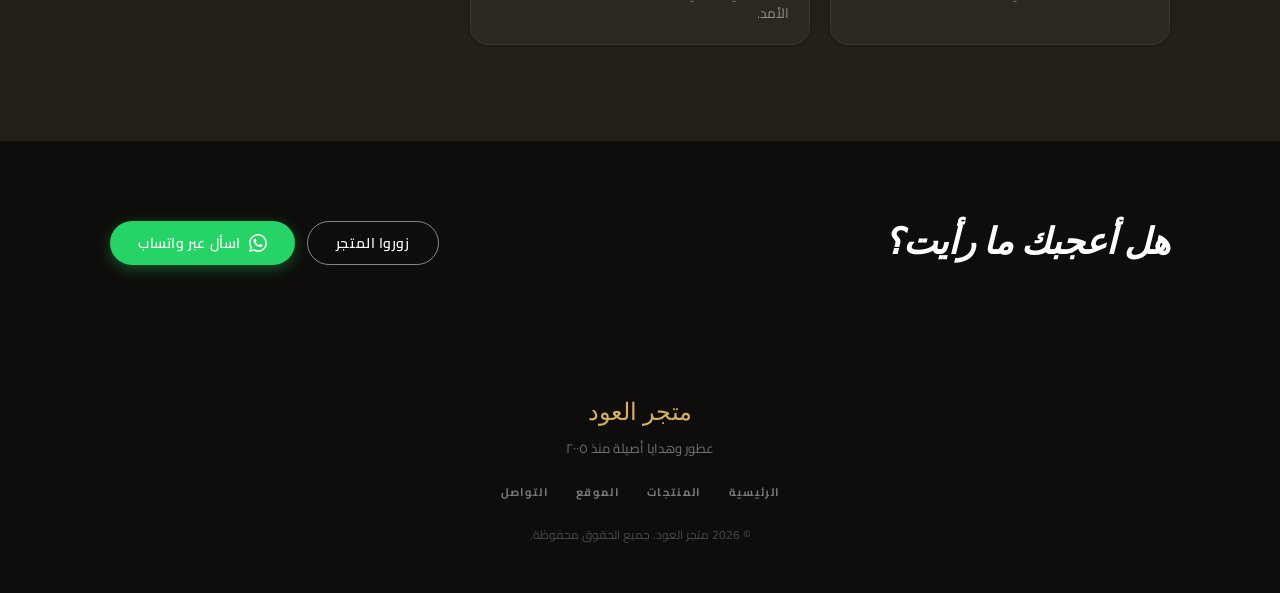
<file: SouqSite/products.html>
<!DOCTYPE html>
<html lang="ar" dir="rtl">
<head>
  <meta charset="UTF-8" />
  <meta name="viewport" content="width=device-width, initial-scale=1.0" />
  <meta name="description" content="" />
  <meta name="theme-color" content="#0e0d0b" />
  <meta property="og:type"        content="website" />
  <meta property="og:title"       content="" />
  <meta property="og:description" content="" />
  <meta property="og:image"       content="" />
  <meta property="og:url"         content="" />
  <meta name="twitter:card"       content="summary_large_image" />
  <script>!function(){var t=localStorage.getItem('souqsite_theme')||'dark',l=localStorage.getItem('souqsite_language')||'ar';if(t==='light')document.documentElement.setAttribute('data-theme','light');document.documentElement.lang=l;document.documentElement.dir=l==='ar'?'rtl':'ltr';}();</script>
  <link rel="icon" href="data:image/svg+xml,<svg xmlns='http://www.w3.org/2000/svg' viewBox='0 0 100 100'><text y='.9em' font-size='90'>🏪</text></svg>" />
  <link rel="preconnect" href="https://fonts.googleapis.com" />
  <link rel="preconnect" href="https://fonts.gstatic.com" crossorigin />
  <link href="https://fonts.googleapis.com/css2?family=Cormorant+Garamond:ital,wght@0,400;0,600;1,400;1,600&family=Cairo:wght@300;400;600;700&display=swap" rel="stylesheet" />
  <link rel="stylesheet" href="css/style.css" />
  <title>Products</title>
</head>
<body data-page="products">

  <!-- ── NAVIGATION ── -->
  <header class="nav-header" id="site-header">
    <div class="container nav-inner">
      <a href="index.html" class="nav-logo" id="nav-logo">Shop</a>

      <nav class="nav-links" aria-label="Main navigation">
        <a href="index.html"    class="nav-link" data-t="nav.home">Home</a>
        <a href="products.html" class="nav-link" data-t="nav.products">Products</a>
        <a href="location.html" class="nav-link" data-t="nav.location">Location</a>
        <a href="contact.html"  class="nav-link" data-t="nav.contact">Contact</a>
      </nav>

      <div class="nav-controls">
        <div class="lang-toggle" role="group" aria-label="Language / اللغة">
          <button class="lang-btn" data-lang="en" aria-label="Switch to English">EN</button>
          <span class="lang-sep" aria-hidden="true">·</span>
          <button class="lang-btn" data-lang="ar" aria-label="التبديل إلى العربية" lang="ar">عربية</button>
        </div>
        <button class="theme-btn" id="theme-btn" aria-label="Toggle light / dark theme">
          <svg class="icon-sun" width="18" height="18" viewBox="0 0 24 24" fill="none" stroke="currentColor" stroke-width="1.8" stroke-linecap="round" stroke-linejoin="round" aria-hidden="true">
            <circle cx="12" cy="12" r="5"/><line x1="12" y1="1" x2="12" y2="3"/><line x1="12" y1="21" x2="12" y2="23"/>
            <line x1="4.22" y1="4.22" x2="5.64" y2="5.64"/><line x1="18.36" y1="18.36" x2="19.78" y2="19.78"/>
            <line x1="1" y1="12" x2="3" y2="12"/><line x1="21" y1="12" x2="23" y2="12"/>
            <line x1="4.22" y1="19.78" x2="5.64" y2="18.36"/><line x1="18.36" y1="5.64" x2="19.78" y2="4.22"/>
          </svg>
          <svg class="icon-moon" width="16" height="16" viewBox="0 0 24 24" fill="none" stroke="currentColor" stroke-width="1.8" stroke-linecap="round" stroke-linejoin="round" aria-hidden="true">
            <path d="M21 12.79A9 9 0 1111.21 3 7 7 0 0021 12.79z"/>
          </svg>
        </button>
        <button class="nav-toggle" id="nav-toggle" aria-label="Open menu" aria-expanded="false">
          <span></span><span></span><span></span>
        </button>
      </div>
    </div>

    <nav class="nav-mobile" id="nav-mobile" aria-label="Mobile navigation">
      <a href="index.html"    class="nav-link" data-t="nav.home">Home</a>
      <a href="products.html" class="nav-link" data-t="nav.products">Products</a>
      <a href="location.html" class="nav-link" data-t="nav.location">Location</a>
      <a href="contact.html"  class="nav-link" data-t="nav.contact">Contact</a>
      <div class="mobile-lang" role="group" aria-label="Language / اللغة">
        <button class="lang-btn" data-lang="en">EN</button>
        <span class="lang-sep" aria-hidden="true">·</span>
        <button class="lang-btn" data-lang="ar" lang="ar">عربية</button>
      </div>
    </nav>
  </header>

  <!-- ── PAGE HERO ── -->
  <div class="page-hero">
    <div class="container">
      <p class="label" data-t="products.label">Our Collection</p>
      <h1 data-t="products.title">All Products</h1>
    </div>
  </div>

  <!-- ── PRODUCTS ── -->
  <section class="section bg-alt">
    <div class="container">
      <div class="filter-bar" id="filter-bar" role="group" aria-label="Filter products by category">
        <!-- Buttons injected by JS -->
      </div>
      <div class="products-grid reveal-grid" id="products-grid">
        <!-- Cards injected by JS -->
      </div>
    </div>
  </section>

  <!-- ── CTA STRIP ── -->
  <div class="cta-strip">
    <div class="container cta-inner">
      <h2 class="cta-title" data-t="products.cta">Like what you see?</h2>
      <div class="cta-actions">
        <a href="location.html" class="btn btn-outline-light" data-t="products.visitBtn">Visit the Shop</a>
        <a href="#" class="btn btn-wa" data-wa-link>
          <svg width="18" height="18" viewBox="0 0 24 24" fill="currentColor" aria-hidden="true"><path d="M17.472 14.382c-.297-.149-1.758-.867-2.03-.967-.273-.099-.471-.148-.67.15-.197.297-.767.966-.94 1.164-.173.199-.347.223-.644.075-.297-.15-1.255-.463-2.39-1.475-.883-.788-1.48-1.761-1.653-2.059-.173-.297-.018-.458.13-.606.134-.133.298-.347.446-.52.149-.174.198-.298.298-.497.099-.198.05-.371-.025-.52-.075-.149-.669-1.612-.916-2.207-.242-.579-.487-.5-.669-.51-.173-.008-.371-.01-.57-.01-.198 0-.52.074-.792.372-.272.297-1.04 1.016-1.04 2.479 0 1.462 1.065 2.875 1.213 3.074.149.198 2.096 3.2 5.077 4.487.709.306 1.262.489 1.694.625.712.227 1.36.195 1.871.118.571-.085 1.758-.719 2.006-1.413.248-.694.248-1.289.173-1.413-.074-.124-.272-.198-.57-.347m-5.421 7.403h-.004a9.87 9.87 0 01-5.031-1.378l-.361-.214-3.741.982.998-3.648-.235-.374a9.86 9.86 0 01-1.51-5.26c.001-5.45 4.436-9.884 9.888-9.884 2.64 0 5.122 1.03 6.988 2.898a9.825 9.825 0 012.893 6.994c-.003 5.45-4.437 9.884-9.885 9.884m8.413-18.297A11.815 11.815 0 0012.05 0C5.495 0 .16 5.335.157 11.892c0 2.096.547 4.142 1.588 5.945L.057 24l6.305-1.654a11.882 11.882 0 005.683 1.448h.005c6.554 0 11.89-5.335 11.893-11.893a11.821 11.821 0 00-3.48-8.413z"/></svg>
          <span data-t="products.askBtn">Ask on WhatsApp</span>
        </a>
      </div>
    </div>
  </div>

  <!-- ── FOOTER ── -->
  <footer class="footer">
    <div class="container footer-inner">
      <div class="footer-brand">
        <span class="footer-logo" id="footer-logo">Shop</span>
        <p class="footer-tag" id="footer-tag"></p>
      </div>
      <nav class="footer-nav" aria-label="Footer navigation">
        <a href="index.html"    data-t="nav.home">Home</a>
        <a href="products.html" data-t="nav.products">Products</a>
        <a href="location.html" data-t="nav.location">Location</a>
        <a href="contact.html"  data-t="nav.contact">Contact</a>
      </nav>
      <p class="footer-copy">&copy; <span id="footer-year"></span> <span id="footer-name"></span>. <span data-t="footer.rights">All rights reserved.</span></p>
    </div>
  </footer>

  <!-- ── FLOATING WHATSAPP ── -->
  <a href="#" class="wa-float" data-wa-link aria-label="Chat on WhatsApp">
    <svg width="28" height="28" viewBox="0 0 24 24" fill="currentColor" aria-hidden="true"><path d="M17.472 14.382c-.297-.149-1.758-.867-2.03-.967-.273-.099-.471-.148-.67.15-.197.297-.767.966-.94 1.164-.173.199-.347.223-.644.075-.297-.15-1.255-.463-2.39-1.475-.883-.788-1.48-1.761-1.653-2.059-.173-.297-.018-.458.13-.606.134-.133.298-.347.446-.52.149-.174.198-.298.298-.497.099-.198.05-.371-.025-.52-.075-.149-.669-1.612-.916-2.207-.242-.579-.487-.5-.669-.51-.173-.008-.371-.01-.57-.01-.198 0-.52.074-.792.372-.272.297-1.04 1.016-1.04 2.479 0 1.462 1.065 2.875 1.213 3.074.149.198 2.096 3.2 5.077 4.487.709.306 1.262.489 1.694.625.712.227 1.36.195 1.871.118.571-.085 1.758-.719 2.006-1.413.248-.694.248-1.289.173-1.413-.074-.124-.272-.198-.57-.347m-5.421 7.403h-.004a9.87 9.87 0 01-5.031-1.378l-.361-.214-3.741.982.998-3.648-.235-.374a9.86 9.86 0 01-1.51-5.26c.001-5.45 4.436-9.884 9.888-9.884 2.64 0 5.122 1.03 6.988 2.898a9.825 9.825 0 012.893 6.994c-.003 5.45-4.437 9.884-9.885 9.884m8.413-18.297A11.815 11.815 0 0012.05 0C5.495 0 .16 5.335.157 11.892c0 2.096.547 4.142 1.588 5.945L.057 24l6.305-1.654a11.882 11.882 0 005.683 1.448h.005c6.554 0 11.89-5.335 11.893-11.893a11.821 11.821 0 00-3.48-8.413z"/></svg>
  </a>

  <script src="config/shop.js"></script>
  <script src="config/products.js"></script>
  <script src="config/translations.js"></script>
  <script src="js/app.js"></script>
</body>
</html>
</file>
<file: SouqSite/css/style.css>
/* =================================================================
   SOUQSITE — Premium Shop Template  v1.1
   Theme  : CSS custom properties, dark default / light override
   Fonts  : Cormorant Garamond (display) · Cairo (UI + Arabic)
   Layout : Mobile-first, fluid type, CSS Grid / Flex
   RTL    : add dir="rtl" on <html> — layout mirrors automatically
   ================================================================= */

/* ── RESET ──────────────────────────────────────────────────────── */
*, *::before, *::after { box-sizing: border-box; margin: 0; padding: 0; }
html { scroll-behavior: smooth; -webkit-text-size-adjust: 100%; }
img  { max-width: 100%; height: auto; display: block; }
a    { color: inherit; text-decoration: none; }
button { cursor: pointer; border: none; background: none; font-family: inherit; }
ul { list-style: none; }

/* ── DESIGN TOKENS ───────────────────────────────────────────────── */
:root {
  /* ─ Fixed — same in every theme ─ */
  --gold:       #b8943f;
  --gold-light: #d4af65;
  --wa:         #25d366;
  --wa-dark:    #1da851;
  --nav-dark:   #0e0d0b;   /* nav, footer, CTA strips — always dark */

  /* ─ DARK THEME (default) ─ */
  --bg:         #1c1914;
  --bg-alt:     #222019;
  --surface:    #2b2820;
  --text:       #e8e2d8;
  --text-muted: #9a9085;
  --border:     #3c3830;
  --accent:     #d4af65;          /* brighter gold on dark */
  --gold-pale:  rgba(212,176,101,.1);

  /* ─ Typography ─ */
  --f-display: 'Cormorant Garamond', Georgia, serif;
  --f-body:    'Cairo', system-ui, -apple-system, sans-serif;

  /* ─ Layout ─ */
  --container: 1140px;
  --pad:       clamp(16px, 4vw, 40px);
  --nav-h:     68px;

  /* ─ Radii ─ */
  --r-sm:   4px;
  --r-md:   10px;
  --r-lg:   18px;
  --r-full: 9999px;

  /* ─ Shadows (theme-aware depth) ─ */
  --sh-sm: 0 1px 4px rgba(0,0,0,.25);
  --sh-md: 0 4px 16px rgba(0,0,0,.35);
  --sh-lg: 0 8px 32px rgba(0,0,0,.45);

  /* ─ Transitions ─ */
  --t-fast: .15s ease;
  --t:      .25s ease;
  --t-slow: .4s ease;
}

/* ── LIGHT THEME ─────────────────────────────────────────────────── */
[data-theme="light"] {
  --bg:         #faf9f7;
  --bg-alt:     #f3efe9;
  --surface:    #ffffff;
  --text:       #2c2a25;
  --text-muted: #7a7570;
  --border:     #e8e2d8;
  --accent:     #b8943f;
  --gold-pale:  #f8f0dc;
  --sh-sm: 0 1px 4px rgba(26,24,20,.06);
  --sh-md: 0 4px 16px rgba(26,24,20,.10);
  --sh-lg: 0 8px 32px rgba(26,24,20,.16);
}

/* ── BASE ────────────────────────────────────────────────────────── */
body {
  font-family: var(--f-body);
  font-size: 16px;
  line-height: 1.65;
  color: var(--text);
  background: var(--bg);
  overflow-x: hidden;
}

h1, h2, h3, h4 {
  font-family: var(--f-display);
  font-weight: 600;
  line-height: 1.15;
  color: var(--text);
}
[data-theme="light"] h1,
[data-theme="light"] h2,
[data-theme="light"] h3,
[data-theme="light"] h4 { color: #1a1814; }

p { line-height: 1.7; }

/* ── FOCUS RING ──────────────────────────────────────────────────── */
:focus-visible {
  outline: 2px solid var(--accent);
  outline-offset: 3px;
  border-radius: var(--r-sm);
}
:focus:not(:focus-visible) { outline: none; }

/* ── TYPOGRAPHY UTILITIES ────────────────────────────────────────── */
.label {
  display: block;
  font-family: var(--f-body);
  font-size: 11px;
  font-weight: 700;
  letter-spacing: .18em;
  text-transform: uppercase;
  color: var(--accent);
  margin-bottom: 10px;
}

.section-title {
  font-family: var(--f-display);
  font-size: clamp(1.75rem, 4vw, 2.75rem);
  font-weight: 600;
  line-height: 1.15;
}

/* ── LAYOUT ──────────────────────────────────────────────────────── */
.container {
  width: 100%;
  max-width: var(--container);
  margin-inline: auto;
  padding-inline: var(--pad);
}

.section { padding-block: clamp(56px, 9vw, 96px); }

.section-head {
  text-align: center;
  margin-bottom: clamp(32px, 5vw, 56px);
}
.section-foot { text-align: center; margin-top: 40px; }

.bg-alt { background: var(--bg-alt); }

/* ── BUTTONS ─────────────────────────────────────────────────────── */
.btn {
  display: inline-flex;
  align-items: center;
  gap: 8px;
  padding: 13px 28px;
  border-radius: var(--r-full);
  font-family: var(--f-body);
  font-size: 14px;
  font-weight: 600;
  letter-spacing: .04em;
  cursor: pointer;
  transition: all var(--t);
  white-space: nowrap;
  line-height: 1;
}

.btn-wa {
  background: var(--wa);
  color: #fff;
  box-shadow: 0 4px 14px rgba(37,211,102,.35);
}
.btn-wa:hover {
  background: var(--wa-dark);
  transform: translateY(-2px);
  box-shadow: 0 6px 20px rgba(37,211,102,.45);
}

.btn-outline {
  background: transparent;
  border: 1.5px solid var(--text);
  color: var(--text);
}
.btn-outline:hover { background: var(--text); color: var(--bg); }

.btn-outline-light {
  background: transparent;
  border: 1.5px solid rgba(255,255,255,.5);
  color: #fff;
}
.btn-outline-light:hover { background: #fff; color: var(--nav-dark); }

.btn-gold {
  background: var(--accent);
  color: var(--nav-dark);
  font-weight: 700;
  box-shadow: 0 4px 14px rgba(184,148,63,.3);
}
.btn-gold:hover { filter: brightness(1.1); transform: translateY(-2px); }

/* ── NAVIGATION ──────────────────────────────────────────────────── */
.nav-header {
  position: fixed;
  inset-block-start: 0;
  inset-inline: 0;
  z-index: 100;
  transition: background var(--t), box-shadow var(--t);
}
.nav-header.transparent { background: transparent; }
.nav-header.scrolled    { background: var(--nav-dark); box-shadow: 0 2px 20px rgba(0,0,0,.3); }

.nav-inner {
  display: flex;
  align-items: center;
  justify-content: space-between;
  height: var(--nav-h);
  gap: 12px;
}

.nav-logo {
  font-family: var(--f-display);
  font-size: 1.5rem;
  font-weight: 600;
  color: var(--gold-light);
  letter-spacing: .02em;
  flex-shrink: 0;
}

.nav-links {
  display: none;
  gap: 32px;
  flex: 1;
  justify-content: center;
}
@media (min-width: 768px) { .nav-links { display: flex; align-items: center; } }

.nav-link {
  font-size: 11.5px;
  font-weight: 700;
  letter-spacing: .13em;
  text-transform: uppercase;
  color: rgba(255,255,255,.7);
  position: relative;
  transition: color var(--t-fast);
}
.nav-link::after {
  content: '';
  position: absolute;
  bottom: -4px;
  inset-inline: 0;
  height: 1px;
  background: var(--gold-light);
  transform: scaleX(0);
  transition: transform var(--t-fast);
  transform-origin: center;
}
.nav-link:hover, .nav-link.active { color: var(--gold-light); }
.nav-link:hover::after, .nav-link.active::after { transform: scaleX(1); }

/* ── NAV CONTROLS (lang + theme + hamburger) ─────────────────────── */
.nav-controls {
  display: flex;
  align-items: center;
  gap: 4px;
  flex-shrink: 0;
}

/* Language toggle — visible on desktop only */
.lang-toggle {
  display: none;
  align-items: center;
  gap: 3px;
  margin-inline-end: 6px;
}
@media (min-width: 768px) { .lang-toggle { display: flex; } }

.lang-btn {
  font-family: var(--f-body);
  font-size: 10.5px;
  font-weight: 700;
  letter-spacing: .09em;
  text-transform: uppercase;
  color: rgba(255,255,255,.42);
  padding: 4px 5px;
  border-radius: var(--r-sm);
  transition: color var(--t-fast);
}
.lang-btn:hover   { color: rgba(255,255,255,.85); }
.lang-btn.active  { color: var(--gold-light); }

.lang-sep {
  color: rgba(255,255,255,.2);
  font-size: 11px;
  user-select: none;
  pointer-events: none;
}

/* Theme toggle button */
.theme-btn {
  width: 34px;
  height: 34px;
  border-radius: 50%;
  display: flex;
  align-items: center;
  justify-content: center;
  color: rgba(255,255,255,.6);
  transition: color var(--t-fast), background var(--t-fast);
}
.theme-btn:hover { color: var(--gold-light); background: rgba(255,255,255,.08); }

/* Show sun in dark (click → go light), moon in light (click → go dark) */
.icon-sun  { display: block; }
.icon-moon { display: none; }
[data-theme="light"] .icon-sun  { display: none; }
[data-theme="light"] .icon-moon { display: block; }

/* Hamburger — mobile only */
.nav-toggle {
  display: flex;
  flex-direction: column;
  gap: 5px;
  padding: 4px;
}
@media (min-width: 768px) { .nav-toggle { display: none; } }

.nav-toggle span {
  display: block;
  width: 22px;
  height: 1.5px;
  background: rgba(255,255,255,.8);
  transition: all var(--t-fast);
  transform-origin: center;
}
.nav-toggle.open span:nth-child(1) { transform: translateY(6.5px) rotate(45deg); }
.nav-toggle.open span:nth-child(2) { opacity: 0; transform: scaleX(0); }
.nav-toggle.open span:nth-child(3) { transform: translateY(-6.5px) rotate(-45deg); }

/* Mobile drawer */
.nav-mobile {
  display: flex;
  flex-direction: column;
  background: var(--nav-dark);
  padding-inline: var(--pad);
  gap: 4px;
  max-height: 0;
  overflow: hidden;
  transition: max-height var(--t-slow), padding var(--t-slow);
}
.nav-mobile.open { max-height: 460px; padding-block: 16px; }

.nav-mobile .nav-link { font-size: 13px; display: block; padding-block: 8px; }

/* Language toggle inside mobile menu */
.mobile-lang {
  display: flex;
  align-items: center;
  gap: 6px;
  padding-top: 14px;
  margin-top: 8px;
  border-top: 1px solid rgba(255,255,255,.08);
}
.mobile-lang .lang-sep { display: block; }

/* ── HERO ────────────────────────────────────────────────────────── */
.hero {
  position: relative;
  height: 100dvh;
  min-height: 580px;
  display: flex;
  align-items: center;
  justify-content: center;
  overflow: hidden;
}

.hero-bg {
  position: absolute;
  inset: 0;
  background: #141210;
  background-size: cover;
  background-position: center;
  transform: scale(1.04);
  transition: transform 8s ease-out;
}
.hero-bg.loaded { transform: scale(1); }

.hero-overlay {
  position: absolute;
  inset: 0;
  background: linear-gradient(
    175deg,
    rgba(14,13,11,.35) 0%,
    rgba(14,13,11,.62) 55%,
    rgba(14,13,11,.80) 100%
  );
}

.hero-content {
  position: relative;
  z-index: 2;
  text-align: center;
  color: #fff;
  padding-block: 40px;
}

.hero-eyebrow {
  font-size: 10.5px;
  font-weight: 700;
  letter-spacing: .28em;
  text-transform: uppercase;
  color: var(--gold-light);
  margin-bottom: 16px;
  opacity: 0;
  animation: fadeUp .8s ease .2s forwards;
}

.hero-name {
  font-family: var(--f-display);
  font-size: clamp(2.75rem, 9vw, 5.5rem);
  font-weight: 600;
  color: #fff;
  line-height: 1.05;
  opacity: 0;
  animation: fadeUp .8s ease .45s forwards;
}

.hero-divider {
  width: 0;
  height: 1.5px;
  background: var(--gold);
  margin: 20px auto;
  animation: growLine .6s ease .9s forwards;
}

.hero-tagline {
  font-size: clamp(1rem, 2.5vw, 1.2rem);
  font-weight: 300;
  color: rgba(255,255,255,.82);
  letter-spacing: .03em;
  margin-bottom: 36px;
  opacity: 0;
  animation: fadeUp .8s ease .7s forwards;
}

.hero-cta {
  opacity: 0;
  animation: fadeUp .8s ease 1.05s forwards;
}

.hero-scroll {
  position: absolute;
  bottom: 28px;
  left: 50%;
  transform: translateX(-50%);
  z-index: 2;
  display: flex;
  flex-direction: column;
  align-items: center;
  gap: 8px;
}
.hero-scroll span {
  font-size: 9px;
  letter-spacing: .2em;
  text-transform: uppercase;
  color: rgba(255,255,255,.35);
}
.hero-scroll-line {
  width: 1px;
  height: 40px;
  background: linear-gradient(to bottom, transparent, rgba(255,255,255,.4));
  animation: scrollPulse 2.2s ease-in-out infinite;
}

/* ── PAGE HERO (inner pages) ─────────────────────────────────────── */
.page-hero {
  background: var(--nav-dark);
  padding-top: calc(var(--nav-h) + 48px);
  padding-bottom: 48px;
  text-align: center;
  color: #fff;
}
.page-hero .label { color: var(--gold-light); }
.page-hero h1 {
  font-family: var(--f-display);
  font-size: clamp(2rem, 5vw, 3.25rem);
  color: #fff;
}

/* ── ABOUT / HIGHLIGHTS ──────────────────────────────────────────── */
.about-grid {
  display: grid;
  gap: clamp(40px, 6vw, 80px);
  align-items: center;
}
@media (min-width: 768px) { .about-grid { grid-template-columns: 1fr 1fr; } }

.about-text .section-title { margin-bottom: 16px; }

.about-desc {
  color: var(--text-muted);
  font-size: 15.5px;
  max-width: 460px;
  line-height: 1.8;
}
[dir="rtl"] .about-desc { max-width: 100%; }

.highlights {
  display: grid;
  grid-template-columns: repeat(auto-fit, minmax(110px, 1fr));
  gap: 14px;
}

.hl-card {
  background: var(--surface);
  border: 1px solid var(--border);
  border-radius: var(--r-lg);
  padding: 24px 16px;
  text-align: center;
  transition: transform var(--t), box-shadow var(--t);
}
.hl-card:hover { transform: translateY(-4px); box-shadow: var(--sh-md); }

.hl-value {
  font-family: var(--f-display);
  font-size: 2.1rem;
  font-weight: 600;
  color: var(--accent);
  line-height: 1;
  margin-bottom: 6px;
}
.hl-label {
  font-size: 11.5px;
  font-weight: 600;
  color: var(--text-muted);
  letter-spacing: .05em;
}

/* ── PRODUCT GRID + CARDS ────────────────────────────────────────── */
.products-grid {
  display: grid;
  grid-template-columns: repeat(auto-fill, minmax(260px, 1fr));
  gap: 20px;
}
@media (max-width: 400px) { .products-grid { grid-template-columns: 1fr; } }
@media (min-width: 1024px) { .products-grid { grid-template-columns: repeat(3, 1fr); } }

.product-card {
  background: var(--surface);
  border-radius: var(--r-lg);
  overflow: hidden;
  box-shadow: var(--sh-sm);
  border: 1px solid var(--border);
  transition: transform var(--t), box-shadow var(--t), border-color var(--t);
  display: flex;
  flex-direction: column;
}
.product-card:hover {
  transform: translateY(-5px);
  box-shadow: var(--sh-lg);
  border-color: transparent;
}

.product-img {
  aspect-ratio: 4 / 3;
  overflow: hidden;
  background: var(--bg-alt);
  position: relative;
}
.product-img img {
  width: 100%;
  height: 100%;
  object-fit: cover;
  transition: transform .55s ease;
}
.product-card:hover .product-img img { transform: scale(1.06); }

.product-cat-badge {
  position: absolute;
  top: 12px;
  inset-inline-end: 12px;
  background: rgba(14,13,11,.72);
  color: var(--gold-light);
  font-size: 10px;
  font-weight: 700;
  letter-spacing: .1em;
  text-transform: uppercase;
  padding: 4px 10px;
  border-radius: var(--r-full);
  backdrop-filter: blur(4px);
}

.product-body {
  padding: 20px;
  display: flex;
  flex-direction: column;
  flex: 1;
}
.product-name {
  font-family: var(--f-display);
  font-size: 1.25rem;
  font-weight: 600;
  margin-bottom: 4px;
}
.product-price {
  font-size: 13.5px;
  font-weight: 700;
  color: var(--accent);
  letter-spacing: .04em;
  margin-bottom: 10px;
}
.product-desc {
  font-size: 13.5px;
  color: var(--text-muted);
  line-height: 1.65;
  flex: 1;
}

/* ── FILTER BAR ──────────────────────────────────────────────────── */
.filter-bar {
  display: flex;
  gap: 8px;
  flex-wrap: wrap;
  margin-bottom: 40px;
}

.filter-btn {
  font-family: var(--f-body);
  font-size: 12.5px;
  font-weight: 600;
  letter-spacing: .07em;
  text-transform: uppercase;
  padding: 8px 18px;
  border-radius: var(--r-full);
  border: 1.5px solid var(--border);
  color: var(--text-muted);
  background: var(--surface);
  transition: all var(--t-fast);
}
.filter-btn:hover { border-color: var(--text); color: var(--text); }
.filter-btn.active {
  border-color: var(--accent);
  background: var(--accent);
  color: var(--nav-dark);
}

/* ── LOCATION ────────────────────────────────────────────────────── */
.map-frame-wrap {
  border-radius: var(--r-lg);
  overflow: hidden;
  box-shadow: var(--sh-lg);
  line-height: 0;
}
.map-frame-wrap iframe {
  width: 100%;
  height: clamp(280px, 45vw, 440px);
  border: none;
  display: block;
}

.location-details {
  display: grid;
  gap: 32px;
  margin-top: 40px;
}
@media (min-width: 640px) {
  .location-details { grid-template-columns: 1fr auto; align-items: start; }
}

.location-rows { display: flex; flex-direction: column; gap: 20px; }

.location-row { display: flex; align-items: flex-start; gap: 16px; }

.loc-icon {
  width: 42px;
  height: 42px;
  border-radius: var(--r-md);
  background: var(--gold-pale);
  display: flex;
  align-items: center;
  justify-content: center;
  color: var(--accent);
  flex-shrink: 0;
}

.loc-info h4 {
  font-family: var(--f-body);
  font-size: 10.5px;
  font-weight: 700;
  text-transform: uppercase;
  letter-spacing: .12em;
  color: var(--text-muted);
  margin-bottom: 3px;
}
.loc-info p { font-size: 15px; color: var(--text); }

/* ── CONTACT ─────────────────────────────────────────────────────── */
.contact-grid {
  display: grid;
  gap: 28px;
}
@media (min-width: 768px) { .contact-grid { grid-template-columns: 1fr 1fr; } }

.wa-block {
  background: var(--nav-dark);
  border: 1px solid rgba(255,255,255,.06);
  border-radius: var(--r-lg);
  padding: clamp(32px, 5vw, 52px) 28px;
  display: flex;
  flex-direction: column;
  align-items: center;
  justify-content: center;
  text-align: center;
  gap: 20px;
  color: #fff;
  min-height: 300px;
}
.wa-icon-circle {
  width: 80px;
  height: 80px;
  border-radius: 50%;
  background: var(--wa);
  display: flex;
  align-items: center;
  justify-content: center;
  box-shadow: 0 8px 28px rgba(37,211,102,.3);
}
.wa-block h3 { font-family: var(--f-display); font-size: 1.9rem; color: #fff; }
.wa-block p  { color: rgba(255,255,255,.6); font-size: 14px; max-width: 260px; }

.contact-info-list { display: flex; flex-direction: column; gap: 14px; }

.contact-item {
  display: flex;
  align-items: center;
  gap: 16px;
  padding: 16px 20px;
  background: var(--surface);
  border: 1px solid var(--border);
  border-radius: var(--r-lg);
  transition: border-color var(--t), box-shadow var(--t);
  text-decoration: none;
  color: inherit;
}
.contact-item:hover { border-color: var(--accent); box-shadow: var(--sh-sm); }

.contact-item-icon {
  width: 44px;
  height: 44px;
  border-radius: var(--r-md);
  background: var(--gold-pale);
  display: flex;
  align-items: center;
  justify-content: center;
  color: var(--accent);
  flex-shrink: 0;
}
.contact-item h4 {
  font-family: var(--f-body);
  font-size: 10.5px;
  font-weight: 700;
  text-transform: uppercase;
  letter-spacing: .12em;
  color: var(--text-muted);
  margin-bottom: 3px;
}
.contact-item p { font-size: 15px; color: var(--text); }

/* ── CTA STRIP ───────────────────────────────────────────────────── */
.cta-strip { background: var(--nav-dark); padding-block: clamp(48px, 7vw, 80px); }

.cta-inner {
  display: flex;
  flex-direction: column;
  align-items: center;
  text-align: center;
  gap: 32px;
}
@media (min-width: 640px) {
  .cta-inner { flex-direction: row; justify-content: space-between; text-align: start; }
}
.cta-title {
  font-family: var(--f-display);
  font-size: clamp(1.5rem, 3vw, 2.25rem);
  color: #fff;
  font-style: italic;
}
.cta-actions {
  display: flex;
  gap: 12px;
  flex-shrink: 0;
  flex-wrap: wrap;
  justify-content: center;
}

/* ── FOOTER ──────────────────────────────────────────────────────── */
.footer { background: var(--nav-dark); padding-block: 48px; }
.footer-inner {
  display: flex;
  flex-direction: column;
  align-items: center;
  gap: 24px;
  text-align: center;
}
.footer-brand { display: flex; flex-direction: column; align-items: center; gap: 4px; }
.footer-logo  { font-family: var(--f-display); font-size: 1.5rem; color: var(--gold-light); }
.footer-tag   { font-size: 13px; color: rgba(255,255,255,.42); }

.footer-nav {
  display: flex;
  gap: 28px;
  flex-wrap: wrap;
  justify-content: center;
}
.footer-nav a {
  font-size: 11px;
  font-weight: 700;
  letter-spacing: .12em;
  text-transform: uppercase;
  color: rgba(255,255,255,.45);
  transition: color var(--t-fast);
}
.footer-nav a:hover { color: var(--gold-light); }
.footer-copy { font-size: 12px; color: rgba(255,255,255,.25); }

/* ── FLOATING WHATSAPP ───────────────────────────────────────────── */
.wa-float {
  position: fixed;
  bottom: 24px;
  inset-inline-end: 24px;
  z-index: 90;
  width: 58px;
  height: 58px;
  border-radius: 50%;
  background: var(--wa);
  display: flex;
  align-items: center;
  justify-content: center;
  color: #fff;
  box-shadow: 0 4px 18px rgba(37,211,102,.45);
  transition: transform var(--t), box-shadow var(--t);
}
.wa-float:hover { transform: scale(1.12); box-shadow: 0 6px 28px rgba(37,211,102,.6); }

/* ── REVEAL ANIMATIONS ───────────────────────────────────────────── */
.reveal {
  opacity: 0;
  transform: translateY(22px);
  transition: opacity .65s ease, transform .65s ease;
}
.reveal.visible { opacity: 1; transform: translateY(0); }

.reveal-grid > * {
  opacity: 0;
  transform: translateY(20px);
  transition: opacity .5s ease, transform .5s ease;
}
.reveal-grid.visible > *:nth-child(1) { transition-delay: 0s; }
.reveal-grid.visible > *:nth-child(2) { transition-delay: .08s; }
.reveal-grid.visible > *:nth-child(3) { transition-delay: .16s; }
.reveal-grid.visible > *:nth-child(4) { transition-delay: .24s; }
.reveal-grid.visible > *:nth-child(5) { transition-delay: .32s; }
.reveal-grid.visible > *:nth-child(6) { transition-delay: .40s; }
.reveal-grid.visible > *:nth-child(7) { transition-delay: .48s; }
.reveal-grid.visible > *:nth-child(8) { transition-delay: .56s; }
.reveal-grid.visible > * { opacity: 1; transform: translateY(0); }

/* ── KEYFRAMES ───────────────────────────────────────────────────── */
@keyframes fadeUp {
  from { opacity: 0; transform: translateY(24px); }
  to   { opacity: 1; transform: translateY(0); }
}
@keyframes growLine {
  from { width: 0;    opacity: 0; }
  to   { width: 52px; opacity: 1; }
}
@keyframes scrollPulse {
  0%,100% { opacity: .3;  transform: scaleY(1);   }
  50%      { opacity: .75; transform: scaleY(.65); }
}

/* ── RTL OVERRIDES ───────────────────────────────────────────────── */
[dir="rtl"] .hero-scroll { left: auto; right: 50%; transform: translateX(50%); }
[dir="rtl"] .cta-inner   { text-align: end; }

/* ── RESPONSIVE ──────────────────────────────────────────────────── */
@media (max-width: 375px) {
  :root { --pad: 14px; }
  .cta-actions { flex-direction: column; width: 100%; }
  .cta-actions .btn { justify-content: center; width: 100%; }
  .filter-bar { gap: 6px; }
  .filter-btn { padding: 7px 14px; font-size: 11.5px; }
}

@media (max-width: 768px) {
  /* Ensure contact grid doesn't overflow on tablets */
  .contact-grid { grid-template-columns: 1fr; }
  /* Map fits width */
  .map-frame-wrap iframe { height: 280px; }
}
</file>
